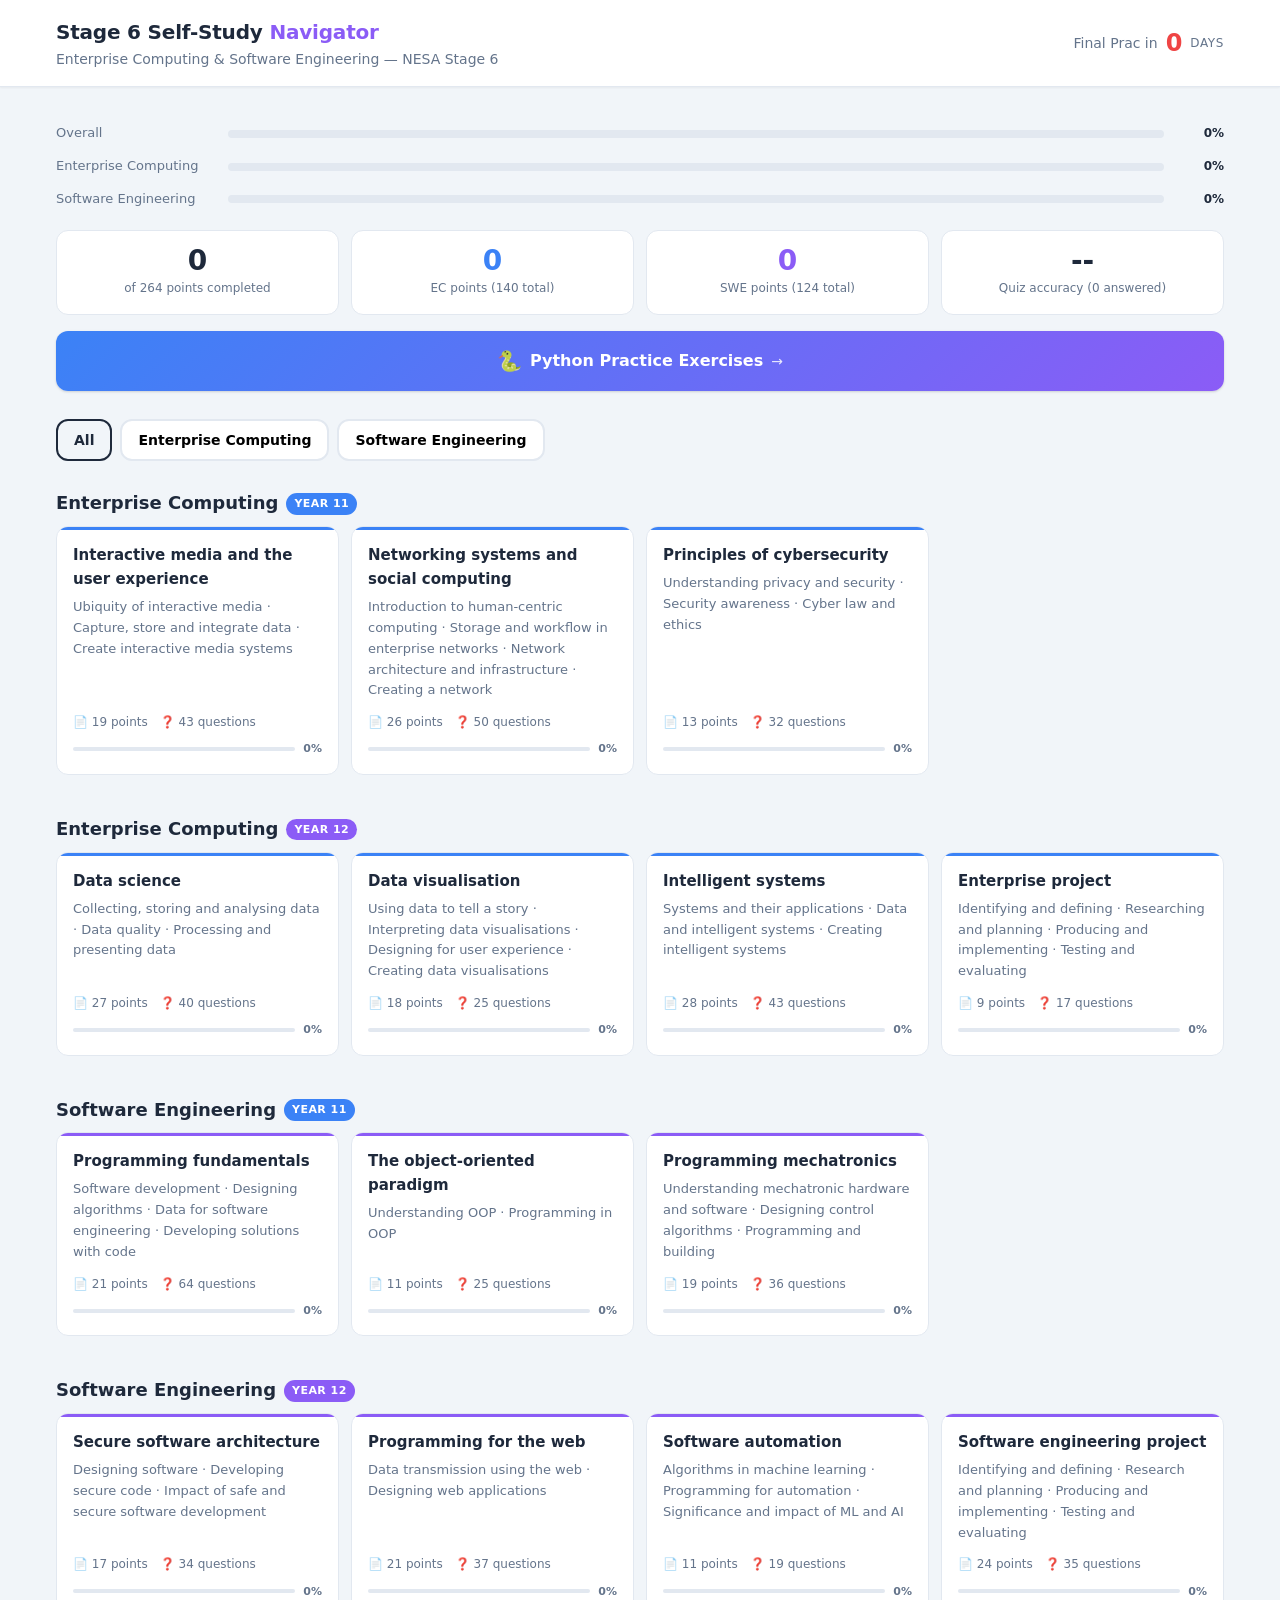
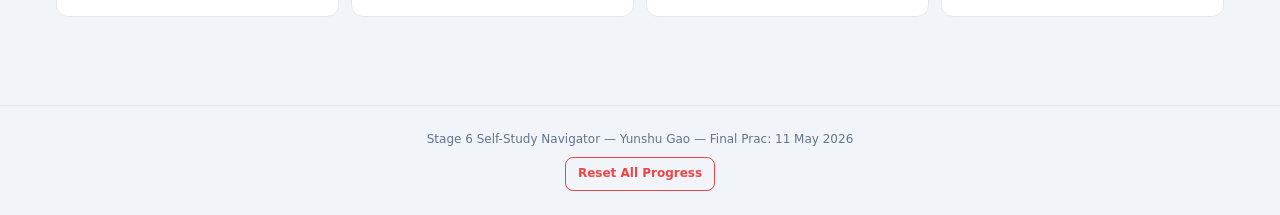
<file: index.html>
<!DOCTYPE html>
<html lang="en">
<head>
<meta charset="UTF-8">
<meta name="viewport" content="width=device-width, initial-scale=1.0">
<title>Stage 6 Self-Study Navigator</title>
<link rel="stylesheet" href="css/style.css">
<style>
  .python-link {
    display: flex;
    align-items: center;
    justify-content: center;
    gap: 0.5rem;
    margin: 1rem 0;
    padding: 0.875rem 1.25rem;
    background: linear-gradient(135deg, #3b82f6 0%, #8b5cf6 100%);
    color: #fff;
    font-weight: 700;
    font-size: 1rem;
    border-radius: var(--radius-lg);
    transition: all var(--transition);
    box-shadow: var(--shadow);
  }
  .python-link:hover { transform: translateY(-2px); box-shadow: var(--shadow-lg); filter: brightness(1.08); }
  .python-link__icon { font-size: 1.25rem; }

  .subject-tab--all.active { border-color: var(--text); background: var(--bg); color: var(--text); }

  .reset-btn {
    padding: 0.375rem 0.75rem;
    border-radius: var(--radius);
    border: 1px solid var(--danger);
    color: var(--danger);
    font-size: 0.75rem;
    font-weight: 600;
    background: transparent;
    cursor: pointer;
    transition: all var(--transition);
  }
  .reset-btn:hover { background: var(--danger); color: #fff; }

  .dashboard-stats {
    display: grid;
    grid-template-columns: repeat(auto-fit, minmax(140px, 1fr));
    gap: 0.75rem;
    margin-bottom: 1rem;
  }
  .stat-card {
    background: var(--card);
    border: 1px solid var(--border);
    border-radius: var(--radius-lg);
    padding: 1rem;
    text-align: center;
  }
  .stat-card__number { font-size: 1.75rem; font-weight: 800; line-height: 1; }
  .stat-card__label { font-size: 0.75rem; color: var(--muted); margin-top: 0.25rem; }
  .stat-card--ec .stat-card__number { color: var(--ec); }
  .stat-card--swe .stat-card__number { color: var(--swe); }
</style>
</head>
<body>

<!-- Header -->
<header class="site-header">
  <div class="container site-header__inner">
    <div>
      <h1 class="site-header__title">Stage 6 Self-Study <span>Navigator</span></h1>
      <p class="site-header__subtitle">Enterprise Computing &amp; Software Engineering — NESA Stage 6</p>
    </div>
    <div class="countdown" id="countdown">
      <span>Final Prac in</span>
      <span class="countdown__number" id="countdown-days">--</span>
      <span class="countdown__label">days</span>
    </div>
  </div>
</header>

<main class="container" style="padding-top: 1rem; padding-bottom: 2rem;">

  <!-- Overall Progress -->
  <section class="progress-section">
    <div class="progress-group">
      <div class="progress-item">
        <span class="progress-item__label">Overall</span>
        <div class="progress-bar"><div class="progress-bar__fill progress-bar__fill--overall" id="prog-overall" style="width:0%"></div></div>
        <span class="progress-item__pct" id="pct-overall">0%</span>
      </div>
      <div class="progress-item">
        <span class="progress-item__label">Enterprise Computing</span>
        <div class="progress-bar"><div class="progress-bar__fill progress-bar__fill--ec" id="prog-ec" style="width:0%"></div></div>
        <span class="progress-item__pct" id="pct-ec">0%</span>
      </div>
      <div class="progress-item">
        <span class="progress-item__label">Software Engineering</span>
        <div class="progress-bar"><div class="progress-bar__fill progress-bar__fill--swe" id="prog-swe" style="width:0%"></div></div>
        <span class="progress-item__pct" id="pct-swe">0%</span>
      </div>
    </div>
  </section>

  <!-- Dashboard Stats -->
  <div class="dashboard-stats" id="dashboard-stats"></div>

  <!-- Python Practice Link -->
  <a href="python.html" class="python-link">
    <span class="python-link__icon">🐍</span>
    Python Practice Exercises
    <span style="font-weight:400; font-size:0.875rem; opacity:0.85;">→</span>
  </a>

  <!-- Filter Tabs -->
  <div class="subject-tabs" id="filter-tabs">
    <button class="subject-tab subject-tab--all active" data-filter="all">All</button>
    <button class="subject-tab subject-tab--ec" data-filter="ec">Enterprise Computing</button>
    <button class="subject-tab subject-tab--swe" data-filter="swe">Software Engineering</button>
  </div>

  <!-- Topic Cards -->
  <div id="topics-container"></div>

</main>

<!-- Footer -->
<footer class="site-footer">
  <div class="container">
    <p>Stage 6 Self-Study Navigator &mdash; Yunshu Gao &mdash; Final Prac: 11 May 2026</p>
    <button class="reset-btn" id="reset-btn" style="margin-top:0.5rem">Reset All Progress</button>
  </div>
</footer>

<script>
(function() {
  'use strict';

  // ─── State ────────────────────────────────────────────────────
  const STORAGE_KEY = 's6_study';
  function loadState() {
    try {
      const raw = localStorage.getItem(STORAGE_KEY);
      if (raw) return JSON.parse(raw);
    } catch(e) {}
    return { completed: {}, quizAnswered: {} };
  }
  function saveState(s) { localStorage.setItem(STORAGE_KEY, JSON.stringify(s)); }
  let state = loadState();

  // ─── Countdown ────────────────────────────────────────────────
  const TARGET = new Date('2026-05-11T00:00:00');
  function updateCountdown() {
    const diff = TARGET - new Date();
    const days = Math.max(0, Math.ceil(diff / 86400000));
    const el = document.getElementById('countdown-days');
    el.textContent = days;
    if (days <= 14) document.getElementById('countdown').classList.add('countdown--urgent');
  }
  updateCountdown();
  setInterval(updateCountdown, 3600000);

  // ─── Data Loading ─────────────────────────────────────────────
  const subjects = [
    { key: 'ec', label: 'Enterprise Computing', years: ['y11','y12'] },
    { key: 'swe', label: 'Software Engineering', years: ['y11','y12'] }
  ];

  const allContent = {};   // { ec_y11: [...], ec_y12: [...], ... }
  const allQuestions = {};

  async function loadData() {
    const fetches = [];
    for (const subj of subjects) {
      for (const yr of subj.years) {
        const k = `${subj.key}_${yr}`;
        fetches.push(
          fetch(`data/${k}_content.json`).then(r => r.json()).then(d => { allContent[k] = d; }),
          fetch(`data/${k}_questions.json`).then(r => r.json()).then(d => { allQuestions[k] = d; })
        );
      }
    }
    await Promise.all(fetches);
    buildDashboard();
  }

  // ─── Sanitise topic name for ID ───────────────────────────────
  function sanitise(s) {
    return s.replace(/[^a-zA-Z0-9]+/g, '_').replace(/^_|_$/g, '');
  }

  // ─── Build content-point ID ───────────────────────────────────
  function cpId(subject, year, topic, idx) {
    return `${subject}-${year}-${sanitise(topic)}_cp${idx}`;
  }

  // ─── Build Dashboard ─────────────────────────────────────────
  function buildDashboard() {
    const container = document.getElementById('topics-container');
    container.innerHTML = '';

    // Group by subject + year → topics
    const groups = [];
    for (const subj of subjects) {
      for (const yr of subj.years) {
        const k = `${subj.key}_${yr}`;
        const content = allContent[k] || [];
        const questions = allQuestions[k] || [];

        // Extract unique topics (preserve order)
        const topicMap = new Map();
        for (const c of content) {
          if (!topicMap.has(c.topic)) {
            topicMap.set(c.topic, { sections: new Set(), cpCount: 0 });
          }
          const info = topicMap.get(c.topic);
          info.sections.add(c.section);
          info.cpCount++;
        }

        // Count questions per topic
        const qCountMap = {};
        for (const q of questions) {
          qCountMap[q.topic] = (qCountMap[q.topic] || 0) + 1;
        }

        groups.push({
          subjectKey: subj.key,
          subjectLabel: subj.label,
          year: yr,
          yearLabel: yr === 'y11' ? 'Year 11' : 'Year 12',
          topics: [...topicMap.entries()].map(([name, info]) => ({
            name,
            sections: [...info.sections],
            cpCount: info.cpCount,
            qCount: qCountMap[name] || 0,
            subjectKey: subj.key,
            year: yr
          }))
        });
      }
    }

    // Render groups
    for (const g of groups) {
      const wrapper = document.createElement('div');
      wrapper.className = `topic-group`;
      wrapper.dataset.subject = g.subjectKey;

      const heading = document.createElement('h2');
      heading.className = 'year-heading';
      heading.innerHTML = `${g.subjectLabel} <span class="year-heading__badge year-heading__badge--${g.year === 'y11' ? 'y11' : 'y12'}">${g.yearLabel}</span>`;
      wrapper.appendChild(heading);

      const grid = document.createElement('div');
      grid.className = 'topics-grid stagger';

      for (const t of g.topics) {
        // Compute progress for this topic
        const k = `${t.subjectKey}_${t.year}`;
        const contentItems = (allContent[k] || []).filter(c => c.topic === t.name);
        let done = 0;
        contentItems.forEach((c, i) => {
          const id = cpId(t.subjectKey, t.year, t.name, i);
          if (state.completed[id]) done++;
        });
        const pct = t.cpCount > 0 ? Math.round(done / t.cpCount * 100) : 0;

        const card = document.createElement('a');
        card.className = `topic-card topic-card--${t.subjectKey}`;
        card.href = `topic.html?subject=${t.subjectKey}&year=${t.year}&topic=${encodeURIComponent(t.name)}`;
        card.innerHTML = `
          <div class="topic-card__title">${t.name}</div>
          <div class="topic-card__sections">${t.sections.join(' · ')}</div>
          <div class="topic-card__stats">
            <span class="topic-card__stat">📄 ${t.cpCount} points</span>
            <span class="topic-card__stat">❓ ${t.qCount} questions</span>
          </div>
          <div class="topic-card__footer">
            <div class="topic-card__progress">
              <div class="topic-card__progress-fill" style="width:${pct}%; background: var(--${t.subjectKey})"></div>
            </div>
            <span class="topic-card__pct">${pct}%</span>
          </div>
        `;
        grid.appendChild(card);
      }

      wrapper.appendChild(grid);
      container.appendChild(wrapper);
    }

    updateProgress();
    applyFilter();
  }

  // ─── Progress Bars ────────────────────────────────────────────
  function updateProgress() {
    let totalAll = 0, doneAll = 0;
    let totalEc = 0, doneEc = 0;
    let totalSwe = 0, doneSwe = 0;

    for (const subj of subjects) {
      for (const yr of subj.years) {
        const k = `${subj.key}_${yr}`;
        const content = allContent[k] || [];
        // Track per-topic index
        const topicIdx = {};
        for (const c of content) {
          if (!topicIdx[c.topic]) topicIdx[c.topic] = 0;
          const id = cpId(subj.key, yr, c.topic, topicIdx[c.topic]);
          topicIdx[c.topic]++;

          totalAll++;
          if (subj.key === 'ec') totalEc++; else totalSwe++;

          if (state.completed[id]) {
            doneAll++;
            if (subj.key === 'ec') doneEc++; else doneSwe++;
          }
        }
      }
    }

    const pctAll = totalAll > 0 ? Math.round(doneAll / totalAll * 100) : 0;
    const pctEc = totalEc > 0 ? Math.round(doneEc / totalEc * 100) : 0;
    const pctSwe = totalSwe > 0 ? Math.round(doneSwe / totalSwe * 100) : 0;

    document.getElementById('prog-overall').style.width = pctAll + '%';
    document.getElementById('pct-overall').textContent = pctAll + '%';
    document.getElementById('prog-ec').style.width = pctEc + '%';
    document.getElementById('pct-ec').textContent = pctEc + '%';
    document.getElementById('prog-swe').style.width = pctSwe + '%';
    document.getElementById('pct-swe').textContent = pctSwe + '%';

    // Stats cards
    const statsEl = document.getElementById('dashboard-stats');
    const totalQuizAnswered = Object.keys(state.quizAnswered).length;
    const quizCorrect = Object.values(state.quizAnswered).filter(v => v === 'correct').length;
    statsEl.innerHTML = `
      <div class="stat-card">
        <div class="stat-card__number">${doneAll}</div>
        <div class="stat-card__label">of ${totalAll} points completed</div>
      </div>
      <div class="stat-card stat-card--ec">
        <div class="stat-card__number">${doneEc}</div>
        <div class="stat-card__label">EC points (${totalEc} total)</div>
      </div>
      <div class="stat-card stat-card--swe">
        <div class="stat-card__number">${doneSwe}</div>
        <div class="stat-card__label">SWE points (${totalSwe} total)</div>
      </div>
      <div class="stat-card">
        <div class="stat-card__number">${totalQuizAnswered > 0 ? Math.round(quizCorrect / totalQuizAnswered * 100) + '%' : '--'}</div>
        <div class="stat-card__label">Quiz accuracy (${totalQuizAnswered} answered)</div>
      </div>
    `;
  }

  // ─── Filter Tabs ──────────────────────────────────────────────
  let activeFilter = 'all';

  function applyFilter() {
    document.querySelectorAll('.topic-group').forEach(g => {
      if (activeFilter === 'all') {
        g.style.display = '';
      } else {
        g.style.display = g.dataset.subject === activeFilter ? '' : 'none';
      }
    });
  }

  document.getElementById('filter-tabs').addEventListener('click', e => {
    const btn = e.target.closest('.subject-tab');
    if (!btn) return;
    document.querySelectorAll('.subject-tab').forEach(b => b.classList.remove('active'));
    btn.classList.add('active');
    activeFilter = btn.dataset.filter;
    applyFilter();
  });

  // ─── Reset ────────────────────────────────────────────────────
  document.getElementById('reset-btn').addEventListener('click', () => {
    if (!confirm('Reset ALL progress? This cannot be undone.')) return;
    state = { completed: {}, quizAnswered: {} };
    saveState(state);
    buildDashboard();
  });

  // ─── Init ─────────────────────────────────────────────────────
  loadData();

})();
</script>
</body>
</html>
</file>
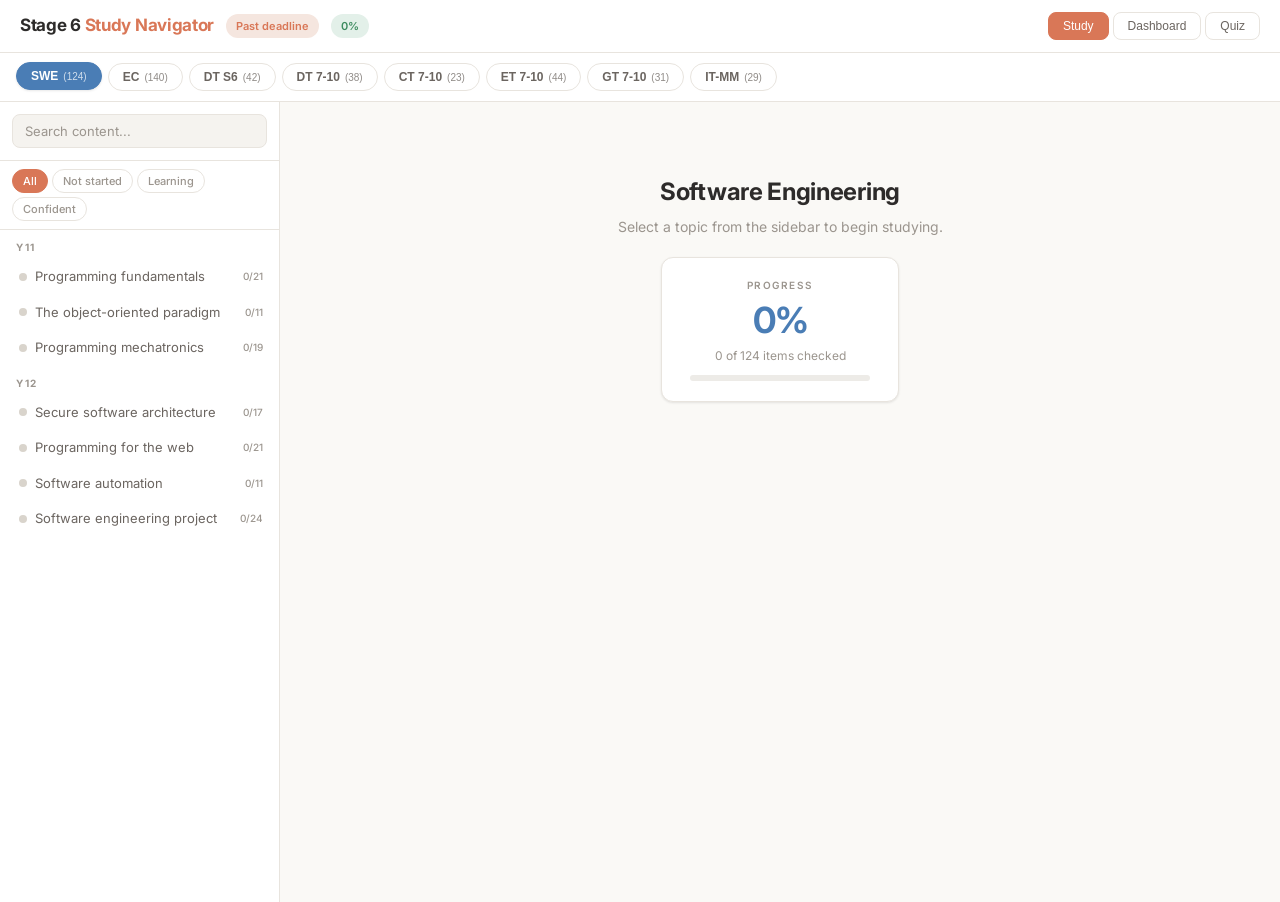
<file: mega-navigator.html>
<!DOCTYPE html>
<html lang="en">
<head>
<meta charset="UTF-8">
<meta name="viewport" content="width=device-width, initial-scale=1.0">
<title>Stage 6 Study Navigator</title>
<style>
/* ═══════════════════════════════════════════════
   Claude Design System — Warm, Clean, Purposeful
   ═══════════════════════════════════════════════ */
@import url('https://fonts.googleapis.com/css2?family=Inter:wght@400;500;600;700&display=swap');
:root {
  --bg: #FAF9F6; --surface: #FFFFFF; --surface2: #F5F3EF; --surface3: #EDEBE7;
  --border: #E8E4DE; --border2: #D9D4CC;
  --text: #2D2B2A; --text2: #6B6560; --text3: #9B958E;
  --accent: #D97757; --accent-light: #F5E6DF; --accent-hover: #C4623F;
  --green: #3D8B5F; --green-light: #E3F0E9;
  --amber: #C49035; --amber-light: #FBF3E0;
  --red: #C7503C; --red-light: #FBEAE7;
  --blue: #4A7DB5; --blue-light: #E6EFF8;
  --purple: #7B61A6; --purple-light: #F0EBF7;
  --cyan: #3A8F9A; --cyan-light: #E2F2F4;
  --pink: #B5567A; --pink-light: #F7E6ED;
  --radius: 12px; --radius-sm: 8px; --radius-xs: 6px;
  --shadow: 0 1px 3px rgba(0,0,0,0.06), 0 1px 2px rgba(0,0,0,0.04);
  --shadow-md: 0 4px 12px rgba(0,0,0,0.08);
}
* { margin:0; padding:0; box-sizing:border-box; }
body { font-family:'Inter',system-ui,-apple-system,sans-serif; background:var(--bg); color:var(--text); min-height:100vh; overflow:hidden; font-size:14px; line-height:1.5; -webkit-font-smoothing:antialiased; }

/* === HEADER === */
.header { background:var(--surface); border-bottom:1px solid var(--border); padding:12px 20px; display:flex; align-items:center; gap:12px; flex-wrap:wrap; z-index:100; }
.header h1 { font-size:17px; font-weight:700; letter-spacing:-0.3px; color:var(--text); }
.header h1 span { color:var(--accent); }
.badge { padding:4px 10px; border-radius:20px; font-size:11px; font-weight:600; }
.badge-deadline { background:var(--accent-light); color:var(--accent); }
.badge-progress { background:var(--green-light); color:var(--green); }
.view-tabs { display:flex; gap:4px; margin-left:auto; }
.view-tab { padding:6px 14px; border-radius:var(--radius-sm); border:1px solid var(--border); background:var(--surface); color:var(--text2); font-size:12px; font-weight:500; cursor:pointer; transition:all .15s; }
.view-tab:hover { border-color:var(--accent); color:var(--accent); background:var(--accent-light); }
.view-tab.active { background:var(--accent); color:#fff; border-color:var(--accent); }

/* === SUBJECT BAR === */
.subject-bar { background:var(--surface); border-bottom:1px solid var(--border); padding:10px 16px; display:flex; gap:6px; flex-wrap:wrap; overflow-x:auto; }
.subject-pill { padding:6px 14px; border-radius:20px; border:1.5px solid var(--border); background:var(--surface); color:var(--text2); font-size:12px; font-weight:600; cursor:pointer; transition:all .2s; white-space:nowrap; display:flex; align-items:center; gap:5px; }
.subject-pill:hover { border-color:var(--text3); color:var(--text); transform:translateY(-1px); }
.subject-pill.active { color:#fff; box-shadow:var(--shadow); transform:translateY(-1px); }
.pill-count { font-size:10px; opacity:0.75; font-weight:500; }

/* === LAYOUT === */
.container { display:flex; height:calc(100vh - 100px); }
.sidebar { width:280px; min-width:240px; background:var(--surface); border-right:1px solid var(--border); overflow-y:auto; flex-shrink:0; display:flex; flex-direction:column; }
.main { flex:1; overflow-y:auto; padding:24px; background:var(--bg); }

/* === SIDEBAR === */
.search-bar { padding:12px; border-bottom:1px solid var(--border); flex-shrink:0; }
.search-bar input { width:100%; padding:8px 12px; background:var(--surface2); border:1px solid var(--border); border-radius:var(--radius-sm); color:var(--text); font-size:13px; font-family:inherit; transition:border-color .15s; }
.search-bar input:focus { outline:none; border-color:var(--accent); box-shadow:0 0 0 3px var(--accent-light); }
.search-bar input::placeholder { color:var(--text3); }

.filter-bar { padding:8px 12px; border-bottom:1px solid var(--border); display:flex; gap:4px; flex-wrap:wrap; flex-shrink:0; }
.filter-btn { padding:4px 10px; border-radius:20px; border:1px solid var(--border); background:var(--surface); color:var(--text3); font-size:11px; font-weight:500; cursor:pointer; transition:all .15s; font-family:inherit; }
.filter-btn:hover { border-color:var(--accent); color:var(--accent); }
.filter-btn.active { background:var(--accent); color:#fff; border-color:var(--accent); }

.sidebar-list { overflow-y:auto; flex:1; }
.sidebar-year { padding:10px 16px 4px; font-size:10px; text-transform:uppercase; letter-spacing:1.5px; color:var(--text3); font-weight:700; }
.sidebar-topic { padding:8px 16px; cursor:pointer; font-size:13px; border-left:3px solid transparent; transition:all .12s; display:flex; align-items:center; gap:8px; color:var(--text2); }
.sidebar-topic:hover { background:var(--surface2); color:var(--text); }
.sidebar-topic.active { background:var(--accent-light); border-left-color:var(--accent); color:var(--accent); font-weight:500; }
.topic-progress { margin-left:auto; font-size:10px; color:var(--text3); white-space:nowrap; font-weight:500; }
.topic-dot { width:8px; height:8px; border-radius:50%; flex-shrink:0; }
.dot-none { background:var(--border2); }
.dot-partial { background:var(--amber); }
.dot-done { background:var(--green); }

/* === CONTENT AREA === */
.topic-header { margin-bottom:20px; }
.topic-header h2 { font-size:22px; font-weight:700; letter-spacing:-0.3px; margin-bottom:4px; }
.topic-header .meta { color:var(--text3); font-size:13px; font-weight:500; }

.section-title { font-size:13px; font-weight:700; margin:20px 0 8px; padding:8px 14px; background:var(--surface); border:1px solid var(--border); border-radius:var(--radius-sm); border-left:3px solid var(--accent); color:var(--text); letter-spacing:-0.1px; }

.dot-point { display:flex; gap:12px; padding:12px 14px; border-radius:var(--radius); margin-bottom:4px; align-items:flex-start; transition:background .1s; }
.dot-point:hover { background:var(--surface); }
.check { width:20px; height:20px; border:2px solid var(--border2); border-radius:var(--radius-xs); cursor:pointer; flex-shrink:0; display:flex; align-items:center; justify-content:center; transition:all .15s; margin-top:2px; font-size:12px; background:var(--surface); }
.check:hover { border-color:var(--accent); }
.check.checked { background:var(--green); border-color:var(--green); color:#fff; }
.dp-content { flex:1; }
.dp-text { font-size:14px; line-height:1.6; color:var(--text); }
.dp-actions { display:flex; gap:6px; margin-top:8px; align-items:center; flex-wrap:wrap; }

/* Confidence buttons */
.confidence { display:flex; gap:3px; }
.conf-btn { width:26px; height:26px; border-radius:var(--radius-xs); border:1.5px solid var(--border); background:var(--surface); cursor:pointer; font-size:10px; font-weight:600; transition:all .15s; font-family:inherit; color:var(--text3); }
.conf-btn:hover { border-color:var(--text3); }
.c1.on { background:var(--red-light); border-color:var(--red); color:var(--red); }
.c2.on { background:var(--amber-light); border-color:var(--amber); color:var(--amber); }
.c3.on { background:var(--green-light); border-color:var(--green); color:var(--green); }

/* Action buttons */
.act-btn { padding:4px 12px; border-radius:20px; font-size:11px; font-weight:600; cursor:pointer; transition:all .15s; font-family:inherit; border:1.5px solid; }
.learn-btn { border-color:var(--accent); color:var(--accent); background:transparent; }
.learn-btn:hover, .learn-btn.open { background:var(--accent); color:#fff; }
.teach-btn { border-color:var(--green); color:var(--green); background:transparent; }
.teach-btn:hover, .teach-btn.open { background:var(--green); color:#fff; }

/* Explanation panels */
.explain-panel { margin-top:10px; padding:16px 18px; background:var(--surface2); border:1px solid var(--border); border-radius:var(--radius); font-size:13px; line-height:1.7; display:none; }
.explain-panel.visible { display:block; animation:fadeIn .2s ease; }
@keyframes fadeIn { from { opacity:0; transform:translateY(-4px); } to { opacity:1; transform:translateY(0); } }
.explain-panel h2 { font-size:17px; margin:14px 0 6px; color:var(--accent); font-weight:700; letter-spacing:-0.2px; }
.explain-panel h3 { font-size:15px; margin:12px 0 4px; color:var(--text); font-weight:600; }
.explain-panel h4 { font-size:13px; margin:10px 0 4px; font-weight:600; }
.explain-panel ul, .explain-panel ol { padding-left:20px; margin:6px 0; }
.explain-panel li { margin:3px 0; }
.explain-panel code { background:var(--surface3); padding:2px 6px; border-radius:4px; font-size:12px; color:var(--accent-hover); }
.explain-panel pre { background:var(--text); color:#FAF9F6; padding:14px; border-radius:var(--radius-sm); overflow-x:auto; margin:8px 0; }
.explain-panel pre code { background:none; padding:0; color:inherit; }
.explain-panel p { margin:6px 0; }
.explain-panel blockquote { border-left:3px solid var(--accent); padding-left:12px; margin:8px 0; color:var(--text2); font-style:italic; }
.explain-panel strong { color:var(--text); font-weight:600; }

/* Note input */
.note-input { width:100%; margin-top:6px; padding:6px 10px; background:var(--surface); border:1px solid var(--border); border-radius:var(--radius-xs); color:var(--text); font-size:12px; font-family:inherit; resize:vertical; min-height:28px; transition:border-color .15s; }
.note-input:focus { outline:none; border-color:var(--accent); box-shadow:0 0 0 3px var(--accent-light); }
.note-input::placeholder { color:var(--text3); }

/* === LOADING / EMPTY STATES === */
.loading { text-align:center; padding:60px 20px; color:var(--text3); font-size:14px; }
.coming-soon { text-align:center; padding:60px 20px; }
.coming-soon h2 { color:var(--text2); font-size:18px; margin-bottom:8px; }
.coming-soon p { color:var(--text3); font-size:13px; }
.no-quiz-msg { text-align:center; padding:60px 20px; }
.no-quiz-msg .icon { font-size:40px; margin-bottom:10px; }
.no-quiz-msg p { color:var(--text3); font-size:13px; }

/* === DASHBOARD === */
.dashboard { display:grid; grid-template-columns:repeat(auto-fill,minmax(220px,1fr)); gap:12px; margin-bottom:16px; }
.dash-card { background:var(--surface); border:1px solid var(--border); border-radius:var(--radius); padding:18px; box-shadow:var(--shadow); }
.dash-card h3 { font-size:11px; text-transform:uppercase; letter-spacing:1px; color:var(--text3); margin-bottom:8px; font-weight:600; }
.dash-card .big { font-size:32px; font-weight:700; letter-spacing:-1px; }
.dash-card .sub { font-size:11px; color:var(--text3); margin-top:2px; }
.pbar { width:100%; height:6px; background:var(--surface3); border-radius:3px; overflow:hidden; margin-top:8px; }
.pfill { height:100%; border-radius:3px; transition:width .5s ease; }
.dash-subject { background:var(--surface); border:1px solid var(--border); border-radius:var(--radius); padding:16px; box-shadow:var(--shadow); transition:all .15s; }
.dash-subject:hover { box-shadow:var(--shadow-md); transform:translateY(-2px); }
.dash-subject h4 { font-size:13px; font-weight:600; margin-bottom:6px; display:flex; align-items:center; gap:6px; }
.color-dot { display:inline-block; width:10px; height:10px; border-radius:50%; }
.conf-summary { display:flex; gap:10px; margin-top:8px; font-size:11px; color:var(--text3); }
.conf-dot { display:inline-block; width:7px; height:7px; border-radius:50%; margin-right:3px; }
.priority-list { display:flex; flex-direction:column; gap:4px; }
.priority-item { display:flex; align-items:center; gap:10px; padding:10px 14px; background:var(--surface); border:1px solid var(--border); border-radius:var(--radius-sm); font-size:13px; transition:all .12s; cursor:pointer; }
.priority-item:hover { background:var(--surface2); }
.priority-rank { width:24px; height:24px; background:var(--accent-light); color:var(--accent); border-radius:50%; display:flex; align-items:center; justify-content:center; font-size:11px; font-weight:700; flex-shrink:0; }

/* === QUIZ === */
.quiz-controls { display:flex; gap:8px; flex-wrap:wrap; margin-bottom:16px; align-items:center; }
.quiz-select { padding:7px 10px; border:1px solid var(--border); border-radius:var(--radius-xs); background:var(--surface); font-size:12px; color:var(--text); font-family:inherit; cursor:pointer; }
.quiz-select:focus { outline:none; border-color:var(--accent); }
.quiz-btn { padding:7px 16px; border-radius:var(--radius-xs); border:1.5px solid var(--border); background:var(--surface); color:var(--text2); font-size:12px; font-weight:600; cursor:pointer; transition:all .15s; font-family:inherit; }
.quiz-btn:hover { border-color:var(--accent); color:var(--accent); }
.quiz-btn.primary { background:var(--accent); color:#fff; border-color:var(--accent); }
.quiz-btn.primary:hover { background:var(--accent-hover); }
.quiz-score { display:inline-flex; align-items:center; gap:10px; background:var(--surface); border:1px solid var(--border); border-radius:var(--radius); padding:12px 20px; margin-bottom:16px; box-shadow:var(--shadow); }
.quiz-score .big { font-size:24px; font-weight:700; }
.quiz-score .sub { font-size:12px; color:var(--text2); }
.quiz-card { background:var(--surface); border:1px solid var(--border); border-radius:var(--radius); padding:18px; margin-bottom:10px; box-shadow:var(--shadow); }
.q-num { font-size:11px; font-weight:600; color:var(--text3); text-transform:uppercase; letter-spacing:0.5px; margin-bottom:6px; display:flex; align-items:center; gap:8px; }
.q-type { padding:2px 8px; border-radius:12px; font-size:10px; font-weight:600; }
.q-type-mc { background:var(--blue-light); color:var(--blue); }
.q-type-tf { background:var(--green-light); color:var(--green); }
.q-type-sa, .q-type-short { background:var(--amber-light); color:var(--amber); }
.q-type-code { background:var(--purple-light); color:var(--purple); }
.q-type-scenario { background:var(--pink-light); color:var(--pink); }
.q-text { font-size:14px; line-height:1.6; margin-bottom:10px; }
.q-options { display:flex; flex-direction:column; gap:5px; }
.q-option { padding:10px 14px; border:1.5px solid var(--border); border-radius:var(--radius-sm); cursor:pointer; font-size:13px; transition:all .12s; background:var(--surface); }
.q-option:hover { border-color:var(--accent); background:var(--accent-light); }
.q-option.selected { border-color:var(--accent); background:var(--accent-light); }
.q-option.correct { border-color:var(--green); background:var(--green-light); color:var(--green); font-weight:600; }
.q-option.wrong { border-color:var(--red); background:var(--red-light); color:var(--red); }
.tf-btns { display:flex; gap:8px; }
.tf-btn { flex:1; padding:10px; border:1.5px solid var(--border); border-radius:var(--radius-sm); background:var(--surface); font-size:13px; font-weight:600; cursor:pointer; transition:all .12s; font-family:inherit; color:var(--text); }
.tf-btn:hover { border-color:var(--accent); }
.tf-btn.selected { border-color:var(--accent); background:var(--accent-light); }
.tf-btn.correct { border-color:var(--green); background:var(--green-light); color:var(--green); }
.tf-btn.wrong { border-color:var(--red); background:var(--red-light); color:var(--red); }
.q-textarea { width:100%; padding:10px; border:1px solid var(--border); border-radius:var(--radius-xs); font-family:inherit; font-size:13px; min-height:60px; resize:vertical; color:var(--text); background:var(--surface); }
.q-textarea:focus { outline:none; border-color:var(--accent); }
.q-answer { margin-top:10px; padding:12px; background:var(--green-light); border:1px solid var(--green); border-radius:var(--radius-sm); display:none; animation:fadeIn .2s ease; }
.q-answer.visible { display:block; }
.q-answer .label { font-size:10px; font-weight:700; text-transform:uppercase; letter-spacing:1px; color:var(--green); margin-bottom:4px; }
.q-answer .text { font-size:13px; color:var(--text); line-height:1.6; }

/* Scrollbar */
::-webkit-scrollbar { width:6px; }
::-webkit-scrollbar-track { background:transparent; }
::-webkit-scrollbar-thumb { background:var(--border2); border-radius:3px; }
::-webkit-scrollbar-thumb:hover { background:var(--text3); }
</style>
</head>
<body>

<div class="header">
  <h1>Stage 6 <span>Study Navigator</span></h1>
  <span class="badge badge-deadline" id="deadlineBadge"></span>
  <span class="badge badge-progress" id="progressBadge">0%</span>
  <div class="view-tabs">
    <button class="view-tab active" onclick="setView('study')">Study</button>
    <button class="view-tab" onclick="setView('dashboard')">Dashboard</button>
    <button class="view-tab" onclick="setView('quiz')">Quiz</button>
  </div>
</div>

<div class="subject-bar" id="subjectBar"></div>

<div class="container">
  <div class="sidebar" id="sidebarEl">
    <div class="search-bar"><input type="text" id="searchInput" placeholder="Search content..." oninput="onSearch(this.value)"></div>
    <div class="filter-bar" id="filterBar">
      <button class="filter-btn active" data-f="all" onclick="setFilter('all',this)">All</button>
      <button class="filter-btn" data-f="todo" onclick="setFilter('todo',this)">Not started</button>
      <button class="filter-btn" data-f="learning" onclick="setFilter('learning',this)">Learning</button>
      <button class="filter-btn" data-f="done" onclick="setFilter('done',this)">Confident</button>
    </div>
    <div class="sidebar-list" id="sidebarList"></div>
  </div>
  <div class="main" id="mainPanel">
    <div class="loading" id="loadingMsg">Loading content...</div>
  </div>
</div>

<script>
const SUBJECTS = [
  { id:'swe', label:'SWE', fullLabel:'Software Engineering', color:'#4A7DB5', hasQuiz:true, years:['Y11','Y12'],
    files:{ content:['swe_y11_content.json','swe_y12_content.json'], explanations:['swe_y11_explanations.json','swe_y12_explanations.json'], questions:['swe_y11_questions.json','swe_y12_questions.json'] }},
  { id:'ec', label:'EC', fullLabel:'Enterprise Computing', color:'#3D8B5F', hasQuiz:true, years:['Y11','Y12'],
    files:{ content:['ec_y11_content.json','ec_y12_content.json'], explanations:['ec_y11_explanations.json','ec_y12_explanations.json'], questions:['ec_y11_questions.json','ec_y12_questions.json'] }},
  { id:'dt_s6', label:'DT S6', fullLabel:'Design Technology HSC', color:'#D97757', hasQuiz:false, years:['S6'],
    files:{ combined:['dt_s6_content.json'] }},
  { id:'dt_710', label:'DT 7-10', fullLabel:'Design & Technology 7-10', color:'#C49035', hasQuiz:false, years:['S4','S5'],
    files:{ combined:['dt_710_content.json'] }},
  { id:'ct_710', label:'CT 7-10', fullLabel:'Computing Technology 7-10', color:'#3A8F9A', hasQuiz:false, years:['S4','S5'],
    files:{ combined:['ct_710_content.json'] }},
  { id:'et_710', label:'ET 7-10', fullLabel:'Engineering Technology 7-10', color:'#C7503C', hasQuiz:false, years:['S4','S5'],
    files:{ combined:['et_710_content.json'] }},
  { id:'gt_710', label:'GT 7-10', fullLabel:'Graphics Technology 7-10', color:'#7B61A6', hasQuiz:false, years:['S4','S5'],
    files:{ combined:['gt_710_content.json'] }},
  { id:'itmm_710', label:'IT-MM', fullLabel:'Industrial Tech Multimedia 7-10', color:'#B5567A', hasQuiz:false, years:['S4','S5'],
    files:{ combined:['itmm_710_content.json'] }},
];

const STORAGE_KEY = 'mega-study-v2';
let state = loadState();
let subjectData = {};
let activeSubject = 'swe';
let activeTopic = null;
let activeView = 'study';
let searchTerm = '';
let activeFilter = 'all';
let quizState = { questions:[], current:0, answered:0, correct:0, revealed:false, subjectFilter:'all', topicFilter:'all' };

function loadState() {
  try { return JSON.parse(localStorage.getItem(STORAGE_KEY)) || { checked:{}, confidence:{}, notes:{}, quizScores:{} }; }
  catch(e) { return { checked:{}, confidence:{}, notes:{}, quizScores:{} }; }
}
function saveState() { localStorage.setItem(STORAGE_KEY, JSON.stringify(state)); }
function itemKey(subjectId, year, topic, section, text) {
  return subjectId + '|' + year + '|' + topic + '|' + (section||'') + '|' + (text||'').substring(0,80);
}

// Markdown renderer
function md(text) {
  if (!text) return '';
  let html = text;
  html = html.replace(/```(\w*)\n?([\s\S]*?)```/g, (m,lang,code) => '<pre><code>' + escHtml(code.trim()) + '</code></pre>');
  let lines = html.split('\n'), out = [], inList = false, listType = '';
  for (let i = 0; i < lines.length; i++) {
    let line = lines[i];
    if (/^####\s/.test(line)) { closeLst(); out.push('<h4>' + inlinemd(line.replace(/^####\s+/,'')) + '</h4>'); continue; }
    if (/^###\s/.test(line)) { closeLst(); out.push('<h3>' + inlinemd(line.replace(/^###\s+/,'')) + '</h3>'); continue; }
    if (/^##\s/.test(line)) { closeLst(); out.push('<h2>' + inlinemd(line.replace(/^##\s+/,'')) + '</h2>'); continue; }
    if (/^#\s/.test(line)) { closeLst(); out.push('<h2>' + inlinemd(line.replace(/^#\s+/,'')) + '</h2>'); continue; }
    if (/^>\s?/.test(line)) { closeLst(); out.push('<blockquote>' + inlinemd(line.replace(/^>\s?/,'')) + '</blockquote>'); continue; }
    if (/^\s*[-*]\s/.test(line)) {
      if (!inList || listType !== 'ul') { closeLst(); out.push('<ul>'); inList = true; listType = 'ul'; }
      out.push('<li>' + inlinemd(line.replace(/^\s*[-*]\s+/,'')) + '</li>'); continue;
    }
    if (/^\s*\d+[.)]\s/.test(line)) {
      if (!inList || listType !== 'ol') { closeLst(); out.push('<ol>'); inList = true; listType = 'ol'; }
      out.push('<li>' + inlinemd(line.replace(/^\s*\d+[.)]\s+/,'')) + '</li>'); continue;
    }
    if (line.trim() === '') { closeLst(); continue; }
    closeLst(); out.push('<p>' + inlinemd(line) + '</p>');
  }
  closeLst();
  return out.join('');
  function closeLst() { if (inList) { out.push(listType==='ul'?'</ul>':'</ol>'); inList=false; listType=''; } }
}
function inlinemd(t) {
  t = t.replace(/`([^`]+)`/g, '<code>$1</code>');
  t = t.replace(/\*\*(.+?)\*\*/g, '<strong>$1</strong>');
  t = t.replace(/\*(.+?)\*/g, '<em>$1</em>');
  t = t.replace(/\[([^\]]+)\]\(([^)]+)\)/g, '<a href="$2" target="_blank" style="color:var(--accent);text-decoration:underline;">$1</a>');
  return t;
}
function escHtml(s) { return s.replace(/&/g,'&amp;').replace(/</g,'&lt;').replace(/>/g,'&gt;'); }

// Data loading
async function fetchJSON(file) {
  try { const r = await fetch("data/" + file); if (!r.ok) return null; return await r.json(); } catch(e) { return null; }
}

async function loadAllData() {
  const promises = SUBJECTS.map(async (subj) => {
    const data = { content:[], explanations:[], questions:[], loaded:false };
    if (subj.files.combined) {
      for (const f of subj.files.combined) {
        const arr = await fetchJSON(f);
        if (arr && arr.length) {
          data.loaded = true;
          for (const item of arr) {
            data.content.push({ year:item.year||'S4', topic:item.topic, section:item.section||'', type:'content',
              text:item.content_text||item.text||'', explanation:item.explanation||'', teaching_example:item.teaching_example||'' });
          }
        }
      }
    } else {
      if (subj.files.content) { for (const f of subj.files.content) { const arr = await fetchJSON(f); if (arr&&arr.length) { data.loaded=true; data.content.push(...arr); } } }
      if (subj.files.explanations) { for (const f of subj.files.explanations) { const arr = await fetchJSON(f); if (arr&&arr.length) data.explanations.push(...arr); } }
      if (subj.files.questions) { for (const f of subj.files.questions) { const arr = await fetchJSON(f); if (arr&&arr.length) data.questions.push(...arr); } }
    }
    subjectData[subj.id] = data;
  });
  await Promise.all(promises);
}

function findExplanation(subjectId, item) {
  if (item.explanation) return { explanation:item.explanation, teaching_example:item.teaching_example||'' };
  const data = subjectData[subjectId];
  if (!data || !data.explanations.length) return null;
  return data.explanations.find(e => e.topic===item.topic && e.section===item.section && (e.content_text||'').trim()===(item.text||'').trim()) || null;
}

function getTopicsForSubject(subjectId) {
  const data = subjectData[subjectId];
  if (!data || !data.content.length) return [];
  const map = new Map();
  for (const item of data.content) {
    const key = item.year + '||' + item.topic;
    if (!map.has(key)) map.set(key, { year:item.year, topic:item.topic, sections:new Map() });
    const t = map.get(key);
    const secKey = item.section || '(General)';
    if (!t.sections.has(secKey)) t.sections.set(secKey, []);
    t.sections.get(secKey).push(item);
  }
  return Array.from(map.values());
}

function getTopicProgress(subjectId, topicObj) {
  let total=0, checked=0, hasConf=0;
  for (const [sec,items] of topicObj.sections) {
    for (const item of items) {
      if (item.type && item.type!=='content') continue;
      total++;
      const key = itemKey(subjectId, item.year, topicObj.topic, item.section, item.text);
      if (state.checked[key]) checked++;
      if (state.confidence[key]) hasConf++;
    }
  }
  if (total===0) return 'none';
  if (checked===total) return 'done';
  if (checked>0 || hasConf>0) return 'partial';
  return 'none';
}

function renderSubjectBar() {
  const bar = document.getElementById('subjectBar');
  bar.innerHTML = SUBJECTS.map(s => {
    const data = subjectData[s.id];
    const count = data ? data.content.length : 0;
    const isActive = s.id === activeSubject;
    return `<button class="subject-pill${isActive?' active':''}" style="${isActive?'background:'+s.color+';border-color:'+s.color+';color:#fff;':''}" onclick="switchSubject('${s.id}')">${s.label}<span class="pill-count">(${count})</span></button>`;
  }).join('');
}

function renderSidebar() {
  const list = document.getElementById('sidebarList');
  const topics = getTopicsForSubject(activeSubject);
  const subj = SUBJECTS.find(s=>s.id===activeSubject);
  if (!topics.length) { list.innerHTML = '<div style="padding:24px;text-align:center;color:var(--text3);font-size:13px;">No content loaded.</div>'; return; }
  const byYear = new Map();
  for (const t of topics) { if (!byYear.has(t.year)) byYear.set(t.year,[]); byYear.get(t.year).push(t); }
  let html = '';
  for (const [year, yearTopics] of byYear) {
    const filtered = yearTopics.filter(t => {
      if (searchTerm) {
        const s = searchTerm.toLowerCase();
        let match = t.topic.toLowerCase().includes(s);
        if (!match) { for (const [sec,items] of t.sections) { for (const item of items) { if ((item.text||'').toLowerCase().includes(s)||(sec||'').toLowerCase().includes(s)) { match=true; break; } } if (match) break; } }
        if (!match) return false;
      }
      if (activeFilter!=='all') {
        const prog = getTopicProgress(activeSubject, t);
        if (activeFilter==='todo' && prog!=='none') return false;
        if (activeFilter==='learning' && prog!=='partial') return false;
        if (activeFilter==='done' && prog!=='done') return false;
      }
      return true;
    });
    if (!filtered.length) continue;
    const yearLabel = year==='S4'?'Stage 4 (Years 7-8)':year==='S5'?'Stage 5 (Years 9-10)':year==='S6'?'Stage 6 (HSC)':year==='Prelim'?'Preliminary':year==='HSC'?'HSC Course':year;
    html += `<div class="sidebar-year">${yearLabel}</div>`;
    for (const t of filtered) {
      const prog = getTopicProgress(activeSubject, t);
      const dotClass = prog==='done'?'dot-done':prog==='partial'?'dot-partial':'dot-none';
      const isActive = activeTopic && activeTopic.year===t.year && activeTopic.topic===t.topic;
      let total=0, checked=0;
      for (const [sec,items] of t.sections) { for (const item of items) { if (!item.type||item.type==='content') { total++; const k=itemKey(activeSubject,item.year,t.topic,item.section,item.text); if (state.checked[k]) checked++; } } }
      html += `<div class="sidebar-topic${isActive?' active':''}" onclick="selectTopic('${t.year}','${escAttr(t.topic)}')">`
        + `<div class="topic-dot ${dotClass}"></div>`
        + `<span style="flex:1;overflow:hidden;text-overflow:ellipsis;white-space:nowrap;">${escHtml(t.topic)}</span>`
        + `<span class="topic-progress">${checked}/${total}</span></div>`;
    }
  }
  list.innerHTML = html || '<div style="padding:24px;text-align:center;color:var(--text3);font-size:13px;">No topics match.</div>';
}

function escAttr(s) { return s.replace(/'/g,"\\'").replace(/"/g,'&quot;'); }

function renderMain() {
  const main = document.getElementById('mainPanel');
  if (activeView==='dashboard') { renderDashboard(); return; }
  if (activeView==='quiz') { renderQuizView(); return; }
  const data = subjectData[activeSubject];
  if (!data || !data.loaded) {
    main.innerHTML = '<div class="coming-soon"><h2>Content Coming Soon</h2><p>JSON files for this subject are still being generated.<br>Reload the page once they are added.</p></div>';
    return;
  }
  if (!activeTopic) {
    const topics = getTopicsForSubject(activeSubject);
    const subj = SUBJECTS.find(s=>s.id===activeSubject);
    let total=0, checked=0;
    for (const t of topics) { for (const [s,items] of t.sections) { for (const item of items) { if (!item.type||item.type==='content') { total++; const k=itemKey(activeSubject,item.year,t.topic,item.section,item.text); if (state.checked[k]) checked++; } } } }
    main.innerHTML = `<div style="text-align:center;padding:48px 24px;"><h2 style="font-size:24px;font-weight:700;letter-spacing:-0.3px;margin-bottom:6px;">${subj.fullLabel}</h2>`
      + `<p style="color:var(--text3);font-size:14px;margin-bottom:20px;">Select a topic from the sidebar to begin studying.</p>`
      + `<div style="display:inline-block;background:var(--surface);border:1px solid var(--border);border-radius:var(--radius);padding:20px 28px;box-shadow:var(--shadow);">`
      + `<div style="font-size:10px;color:var(--text3);text-transform:uppercase;letter-spacing:1.5px;font-weight:600;">Progress</div>`
      + `<div style="font-size:36px;font-weight:700;color:${subj.color};letter-spacing:-1px;">${total?Math.round(checked/total*100):0}%</div>`
      + `<div style="font-size:12px;color:var(--text3);">${checked} of ${total} items checked</div>`
      + `<div class="pbar" style="margin-top:10px;width:180px;"><div class="pfill" style="width:${total?checked/total*100:0}%;background:${subj.color};"></div></div>`
      + `</div></div>`;
    return;
  }
  const subj = SUBJECTS.find(s=>s.id===activeSubject);
  const color = subj ? subj.color : 'var(--accent)';
  const topics = getTopicsForSubject(activeSubject);
  const topicObj = topics.find(t=>t.year===activeTopic.year&&t.topic===activeTopic.topic);
  if (!topicObj) { main.innerHTML='<div class="loading">Topic not found.</div>'; return; }
  let html = `<div class="topic-header"><h2 style="color:${color};">${escHtml(topicObj.topic)}</h2><div class="meta">${subj.fullLabel} &bull; ${topicObj.year}</div></div>`;
  for (const [section,items] of topicObj.sections) {
    html += `<div class="section-title" style="border-left-color:${color};">${escHtml(section)}</div>`;
    for (let idx=0; idx<items.length; idx++) {
      const item = items[idx];
      if (item.type && item.type!=='content') continue;
      const key = itemKey(activeSubject, item.year, topicObj.topic, item.section, item.text);
      const isChecked = state.checked[key];
      const conf = state.confidence[key]||0;
      const note = state.notes[key]||'';
      const explData = findExplanation(activeSubject, item);
      const hasExpl = explData && explData.explanation;
      const hasTeach = explData && explData.teaching_example;
      const dpId = 'dp-'+key.replace(/[^a-zA-Z0-9]/g,'_').substring(0,60)+idx;
      html += `<div class="dot-point" id="${dpId}">`;
      html += `<div class="check${isChecked?' checked':''}" onclick="toggleCheck('${escJS(key)}','${dpId}')">${isChecked?'&#10003;':''}</div>`;
      html += `<div class="dp-content"><div class="dp-text">${escHtml(item.text)}</div><div class="dp-actions">`;
      html += `<div class="confidence">`;
      html += `<button class="conf-btn c1${conf===1?' on':''}" title="Low" onclick="setConf('${escJS(key)}',1,'${dpId}')">1</button>`;
      html += `<button class="conf-btn c2${conf===2?' on':''}" title="Medium" onclick="setConf('${escJS(key)}',2,'${dpId}')">2</button>`;
      html += `<button class="conf-btn c3${conf===3?' on':''}" title="High" onclick="setConf('${escJS(key)}',3,'${dpId}')">3</button></div>`;
      if (hasExpl) html += `<button class="act-btn learn-btn" onclick="togglePanel(this,'learn-${dpId}')">Learn</button>`;
      if (hasTeach) html += `<button class="act-btn teach-btn" onclick="togglePanel(this,'teach-${dpId}')">Teach</button>`;
      html += `</div>`;
      if (hasExpl) html += `<div class="explain-panel" id="learn-${dpId}">${md(explData.explanation)}</div>`;
      if (hasTeach) html += `<div class="explain-panel" id="teach-${dpId}" style="border-left:3px solid var(--green);">${md(explData.teaching_example)}</div>`;
      html += `<textarea class="note-input" placeholder="Add a note..." rows="1" onchange="saveNote('${escJS(key)}',this.value)" onfocus="this.rows=3" onblur="if(!this.value)this.rows=1">${escHtml(note)}</textarea>`;
      html += `</div></div>`;
    }
  }
  if (subj.hasQuiz && data.questions.length) {
    const topicQs = data.questions.filter(q=>q.topic===topicObj.topic);
    if (topicQs.length) {
      html += `<div style="margin-top:24px;padding-top:16px;border-top:1px solid var(--border);">`;
      html += `<h3 style="font-size:15px;color:${color};margin-bottom:12px;font-weight:600;">Quiz Questions (${topicQs.length})</h3>`;
      for (let qi=0; qi<topicQs.length; qi++) html += renderQuestionCard(topicQs[qi],'topic-q-'+qi);
      html += `</div>`;
    }
  }
  main.innerHTML = html;
}

function escJS(s) { return s.replace(/\\/g,'\\\\').replace(/'/g,"\\'").replace(/"/g,'\\"'); }

function toggleCheck(key) { state.checked[key]=!state.checked[key]; saveState(); renderSidebar(); renderMain(); updateProgressBadge(); }
function setConf(key, level) { state.confidence[key]=state.confidence[key]===level?0:level; saveState(); renderSidebar(); renderMain(); }
function saveNote(key, val) { if (val.trim()) state.notes[key]=val.trim(); else delete state.notes[key]; saveState(); }
function togglePanel(btn, panelId) { const p=document.getElementById(panelId); if(!p)return; p.classList.toggle('visible'); btn.classList.toggle('open'); }

function switchSubject(id) { activeSubject=id; activeTopic=null; renderSubjectBar(); renderSidebar(); renderMain(); updateProgressBadge(); }
function selectTopic(year, topic) { activeTopic={year,topic}; renderSidebar(); renderMain(); document.getElementById('mainPanel').scrollTop=0; }
function setView(view) {
  activeView=view;
  document.querySelectorAll('.view-tab').forEach(b=>b.classList.remove('active'));
  document.querySelectorAll('.view-tab').forEach(b=>{ if(b.textContent.toLowerCase().includes(view.substring(0,4))) b.classList.add('active'); });
  renderMain();
}
function onSearch(val) { searchTerm=val.trim(); renderSidebar(); }
function setFilter(f, btn) { activeFilter=f; document.querySelectorAll('.filter-btn').forEach(b=>b.classList.remove('active')); btn.classList.add('active'); renderSidebar(); }

function updateProgressBadge() {
  let total=0,checked=0;
  for (const subj of SUBJECTS) { const d=subjectData[subj.id]; if(!d)continue; for(const item of d.content) { if(item.type&&item.type!=='content')continue; total++; const k=itemKey(subj.id,item.year,item.topic,item.section,item.text); if(state.checked[k])checked++; } }
  document.getElementById('progressBadge').textContent = total?Math.round(checked/total*100)+'%':'0%';
}
function updateDeadline() {
  const deadline=new Date(2026,4,11), now=new Date(), diff=Math.ceil((deadline-now)/(1000*60*60*24));
  const badge=document.getElementById('deadlineBadge');
  if(diff>0)badge.textContent=diff+' days left'; else if(diff===0)badge.textContent='TODAY!'; else badge.textContent='Past deadline';
}

function renderDashboard() {
  const main=document.getElementById('mainPanel');
  const deadline=new Date(2026,4,11), now=new Date(), daysLeft=Math.max(0,Math.ceil((deadline-now)/(1000*60*60*24)));
  let grandTotal=0,grandChecked=0,confCounts={1:0,2:0,3:0,0:0};
  let subjectStats=[];
  for (const subj of SUBJECTS) {
    const data=subjectData[subj.id]; if(!data||!data.content.length) continue;
    let total=0,checked=0,c1=0,c2=0,c3=0,c0=0;
    for (const item of data.content) { if(item.type&&item.type!=='content')continue; total++; const key=itemKey(subj.id,item.year,item.topic,item.section,item.text); if(state.checked[key])checked++; const cv=state.confidence[key]||0; if(cv===1)c1++; else if(cv===2)c2++; else if(cv===3)c3++; else c0++; }
    grandTotal+=total; grandChecked+=checked; confCounts[0]+=c0; confCounts[1]+=c1; confCounts[2]+=c2; confCounts[3]+=c3;
    subjectStats.push({subj,total,checked,c0,c1,c2,c3,pct:total?Math.round(checked/total*100):0,avgConf:total?((c1*1+c2*2+c3*3)/(c1+c2+c3||1)):0});
  }
  const grandPct=grandTotal?Math.round(grandChecked/grandTotal*100):0;
  const priority=[...subjectStats].sort((a,b)=>a.avgConf-b.avgConf||a.pct-b.pct);
  let html='<h2 style="font-size:20px;font-weight:700;letter-spacing:-0.3px;margin-bottom:16px;">Study Dashboard</h2>';
  html+='<div class="dashboard">';
  html+=`<div class="dash-card"><h3>Overall</h3><div class="big" style="color:var(--accent);">${grandPct}%</div><div class="sub">${grandChecked} of ${grandTotal} items</div><div class="pbar"><div class="pfill" style="width:${grandPct}%;background:var(--accent);"></div></div></div>`;
  html+=`<div class="dash-card"><h3>Days Left</h3><div class="big" style="color:${daysLeft<14?'var(--red)':daysLeft<30?'var(--amber)':'var(--green)'};">${daysLeft}</div><div class="sub">${grandTotal-grandChecked} remaining &bull; ~${daysLeft?Math.ceil((grandTotal-grandChecked)/daysLeft):'-'}/day</div></div>`;
  html+=`<div class="dash-card"><h3>Confidence</h3><div style="display:flex;gap:14px;margin-top:8px;">`
    +`<div style="text-align:center;"><div style="font-size:22px;font-weight:700;color:var(--red);">${confCounts[1]}</div><div style="font-size:10px;color:var(--text3);">Low</div></div>`
    +`<div style="text-align:center;"><div style="font-size:22px;font-weight:700;color:var(--amber);">${confCounts[2]}</div><div style="font-size:10px;color:var(--text3);">Med</div></div>`
    +`<div style="text-align:center;"><div style="font-size:22px;font-weight:700;color:var(--green);">${confCounts[3]}</div><div style="font-size:10px;color:var(--text3);">High</div></div>`
    +`<div style="text-align:center;"><div style="font-size:22px;font-weight:700;color:var(--text3);">${confCounts[0]}</div><div style="font-size:10px;color:var(--text3);">--</div></div>`
    +`</div></div>`;
  html+='</div>';
  html+='<h3 style="font-size:14px;font-weight:600;margin:18px 0 10px;">Subjects</h3><div class="dashboard">';
  for (const ss of subjectStats) {
    html+=`<div class="dash-subject" style="cursor:pointer;" onclick="switchSubject('${ss.subj.id}');setView('study');">`
      +`<h4><span class="color-dot" style="background:${ss.subj.color};"></span>${ss.subj.fullLabel}</h4>`
      +`<div style="font-size:24px;font-weight:700;color:${ss.subj.color};letter-spacing:-0.5px;">${ss.pct}%</div>`
      +`<div style="font-size:11px;color:var(--text3);">${ss.checked}/${ss.total}</div>`
      +`<div class="pbar"><div class="pfill" style="width:${ss.pct}%;background:${ss.subj.color};"></div></div>`
      +`<div class="conf-summary"><span><span class="conf-dot" style="background:var(--red);"></span>${ss.c1}</span><span><span class="conf-dot" style="background:var(--amber);"></span>${ss.c2}</span><span><span class="conf-dot" style="background:var(--green);"></span>${ss.c3}</span></div></div>`;
  }
  html+='</div>';
  html+='<h3 style="font-size:14px;font-weight:600;margin:18px 0 10px;">Priority (lowest confidence first)</h3><div class="priority-list">';
  for (let i=0;i<priority.length;i++) {
    const p=priority[i]; const cl=p.avgConf<1.5?'Low':p.avgConf<2.5?'Medium':'High';
    html+=`<div class="priority-item" onclick="switchSubject('${p.subj.id}');setView('study');"><div class="priority-rank">${i+1}</div><span class="color-dot" style="background:${p.subj.color};width:8px;height:8px;"></span><span style="flex:1;">${p.subj.fullLabel}</span><span style="font-size:11px;color:var(--text3);">${p.pct}% &bull; ${cl}</span></div>`;
  }
  html+='</div>';
  main.innerHTML=html;
}

function renderQuizView() {
  const main=document.getElementById('mainPanel');
  const quizSubjects=SUBJECTS.filter(s=>s.hasQuiz&&subjectData[s.id]&&subjectData[s.id].questions.length);
  if (!quizSubjects.length) { main.innerHTML='<div class="no-quiz-msg"><div class="icon">&#128221;</div><p>Quiz mode available for Software Engineering and Enterprise Computing.</p></div>'; return; }
  let html='<h2 style="font-size:20px;font-weight:700;letter-spacing:-0.3px;margin-bottom:14px;">Quiz Mode</h2>';
  html+='<div class="quiz-controls">';
  html+='<select class="quiz-select" id="quizSubjectSel" onchange="quizState.subjectFilter=this.value;quizState.topicFilter=\'all\';renderQuizView();">';
  html+='<option value="all"'+(quizState.subjectFilter==='all'?' selected':'')+'>All Subjects</option>';
  for (const qs of quizSubjects) html+=`<option value="${qs.id}"${quizState.subjectFilter===qs.id?' selected':''}>${qs.fullLabel}</option>`;
  html+='</select>';
  let allTopics=new Set();
  for (const qs of quizSubjects) { if(quizState.subjectFilter!=='all'&&quizState.subjectFilter!==qs.id)continue; for(const q of subjectData[qs.id].questions)allTopics.add(q.topic); }
  html+='<select class="quiz-select" id="quizTopicSel" onchange="quizState.topicFilter=this.value;">';
  html+='<option value="all"'+(quizState.topicFilter==='all'?' selected':'')+'>All Topics</option>';
  for (const t of allTopics) html+=`<option value="${escHtml(t)}"${quizState.topicFilter===t?' selected':''}>${escHtml(t)}</option>`;
  html+='</select>';
  html+='<select class="quiz-select" id="quizCountSel"><option value="5">5 Qs</option><option value="10" selected>10 Qs</option><option value="20">20 Qs</option><option value="50">50 Qs</option></select>';
  html+='<button class="quiz-btn primary" onclick="startQuiz()">Start Quiz</button></div>';
  if (quizState.questions.length&&quizState.answered>0) {
    html+=`<div class="quiz-score"><div class="big" style="color:${quizState.correct/quizState.answered>=0.7?'var(--green)':'var(--amber)'};">${quizState.correct}/${quizState.answered}</div><div class="sub">${Math.round(quizState.correct/quizState.answered*100)}%</div></div>`;
  }
  if (quizState.questions.length) { for (let i=0;i<quizState.questions.length;i++) html+=renderQuizQuestionInteractive(quizState.questions[i],i); }
  main.innerHTML=html;
}

function startQuiz() {
  const subFilt=quizState.subjectFilter, topFilt=document.getElementById('quizTopicSel')?document.getElementById('quizTopicSel').value:'all';
  const count=parseInt(document.getElementById('quizCountSel')?document.getElementById('quizCountSel').value:'10');
  let pool=[];
  for (const qs of SUBJECTS.filter(s=>s.hasQuiz)) { if(subFilt!=='all'&&subFilt!==qs.id)continue; const d=subjectData[qs.id]; if(!d)continue; for(const q of d.questions){if(topFilt!=='all'&&q.topic!==topFilt)continue; pool.push({...q,_subjectId:qs.id});} }
  for (let i=pool.length-1;i>0;i--){const j=Math.floor(Math.random()*(i+1));[pool[i],pool[j]]=[pool[j],pool[i]];}
  quizState.questions=pool.slice(0,count).map(q=>({...q,_answered:false,_userAnswer:null,_correct:false}));
  quizState.answered=0; quizState.correct=0; quizState.topicFilter=topFilt;
  renderQuizView();
}

function renderQuizQuestionInteractive(q, idx) {
  const typeMap={MC:'MC',TF:'TF',SHORT:'SA',SA:'SA',CODE:'Code',SCENARIO:'Scenario'};
  const typeClass={MC:'mc',TF:'tf',SHORT:'short',SA:'sa',CODE:'code',SCENARIO:'scenario'};
  const qType=(q.type||'SA').toUpperCase();
  let html=`<div class="quiz-card" id="quiz-q-${idx}"><div class="q-num">Q${idx+1} <span class="q-type q-type-${(typeClass[qType]||'short').toLowerCase()}">${typeMap[qType]||qType}</span></div><div class="q-text">${escHtml(q.question)}</div>`;
  if (qType==='MC'&&q.options) {
    html+='<div class="q-options">';
    for (let oi=0;oi<q.options.length;oi++) {
      const letter=q.options[oi].charAt(0); let cls='q-option';
      if (q._answered){const cl=(q.answer||'').charAt(0).toUpperCase(); if(letter.toUpperCase()===cl)cls+=' correct'; else if(q._userAnswer===letter.toUpperCase())cls+=' wrong';} else if(q._userAnswer===letter.toUpperCase())cls+=' selected';
      html+=`<div class="${cls}" onclick="answerMC(${idx},'${letter.toUpperCase()}')">${escHtml(q.options[oi])}</div>`;
    }
    html+='</div>';
  } else if (qType==='TF') {
    html+='<div class="tf-btns">';
    const cv=(q.answer||'').toLowerCase().startsWith('true')?'TRUE':'FALSE';
    for (const val of ['TRUE','FALSE']){let cls='tf-btn'; if(q._answered){if(val===cv)cls+=' correct'; else if(q._userAnswer===val)cls+=' wrong';} else if(q._userAnswer===val)cls+=' selected'; html+=`<button class="${cls}" onclick="answerTF(${idx},'${val}')">${val}</button>`;}
    html+='</div>';
  } else {
    html+=`<textarea class="q-textarea" id="quiz-ta-${idx}" placeholder="Type your answer..." ${q._answered?'disabled':''}>${q._userAnswer||''}</textarea>`;
    if(!q._answered) html+=`<button class="quiz-btn" style="margin-top:6px;" onclick="answerSA(${idx})">Reveal Answer</button>`;
  }
  if (q._answered) {
    const ansText=typeof q.answer==='string'?q.answer:JSON.stringify(q.answer);
    html+=`<div class="q-answer visible"><div class="label">Answer</div><div class="text">${escHtml(ansText)}</div>`;
    if(q.explanation)html+=`<div style="margin-top:6px;color:var(--text2);font-size:12px;">${escHtml(q.explanation)}</div>`;
    html+='</div>';
  }
  html+='</div>'; return html;
}

function renderQuestionCard(q, prefix) {
  const typeMap={MC:'MC',TF:'TF',SHORT:'SA',SA:'SA',CODE:'Code',SCENARIO:'Scenario'};
  const typeClass={MC:'mc',TF:'tf',SHORT:'short',SA:'sa',CODE:'code',SCENARIO:'scenario'};
  const qType=(q.type||'SA').toUpperCase();
  let html=`<div class="quiz-card" id="${prefix}"><div class="q-num">${q.id||''} <span class="q-type q-type-${(typeClass[qType]||'short').toLowerCase()}">${typeMap[qType]||qType}</span></div><div class="q-text">${escHtml(q.question)}</div>`;
  if(qType==='MC'&&q.options){html+='<div class="q-options">';for(const opt of q.options)html+=`<div class="q-option" onclick="revealTopicQ(this,'${prefix}')">${escHtml(opt)}</div>`;html+='</div>';}
  const ansText=typeof q.answer==='string'?q.answer:JSON.stringify(q.answer);
  html+=`<div class="q-answer" id="${prefix}-ans"><div class="label">Answer</div><div class="text">${escHtml(ansText)}</div>`;
  if(q.explanation)html+=`<div style="margin-top:4px;color:var(--text2);font-size:12px;">${escHtml(q.explanation)}</div>`;
  html+='</div>';
  if(qType!=='MC') html+=`<button class="quiz-btn" style="margin-top:6px;" onclick="document.getElementById('${prefix}-ans').classList.add('visible')">Reveal</button>`;
  html+='</div>'; return html;
}

function revealTopicQ(el,prefix){document.getElementById(prefix+'-ans').classList.add('visible');}
function answerMC(idx,letter){const q=quizState.questions[idx];if(q._answered)return;q._userAnswer=letter;q._correct=letter===(q.answer||'').charAt(0).toUpperCase();q._answered=true;quizState.answered++;if(q._correct)quizState.correct++;renderQuizView();}
function answerTF(idx,val){const q=quizState.questions[idx];if(q._answered)return;q._userAnswer=val;const cv=(q.answer||'').toLowerCase().startsWith('true')?'TRUE':'FALSE';q._correct=val===cv;q._answered=true;quizState.answered++;if(q._correct)quizState.correct++;renderQuizView();}
function answerSA(idx){const q=quizState.questions[idx];if(q._answered)return;const ta=document.getElementById('quiz-ta-'+idx);q._userAnswer=ta?ta.value:'';q._answered=true;quizState.answered++;renderQuizView();}

async function init() {
  updateDeadline();
  await loadAllData();
  renderSubjectBar();
  renderSidebar();
  renderMain();
  updateProgressBadge();
  document.getElementById('loadingMsg').style.display='none';
}
init();
</script>
</body>
</html>
</file>
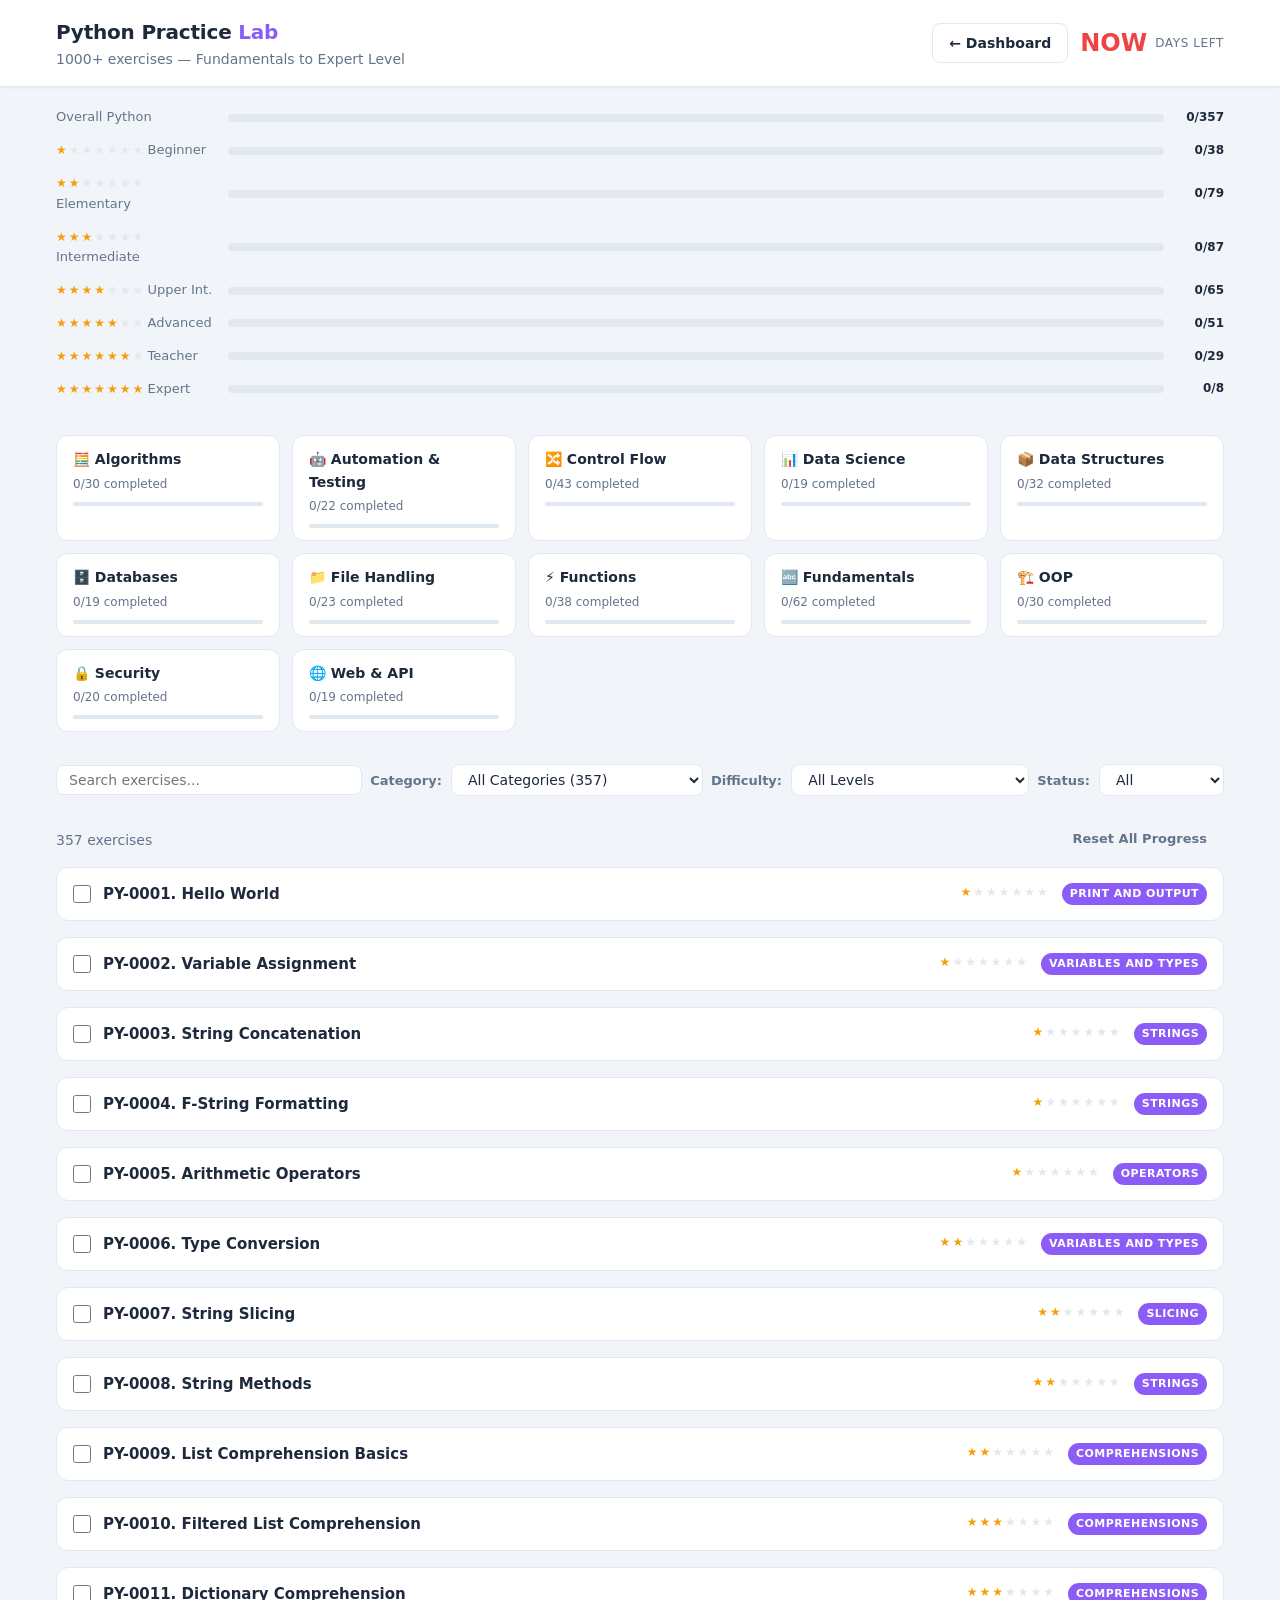
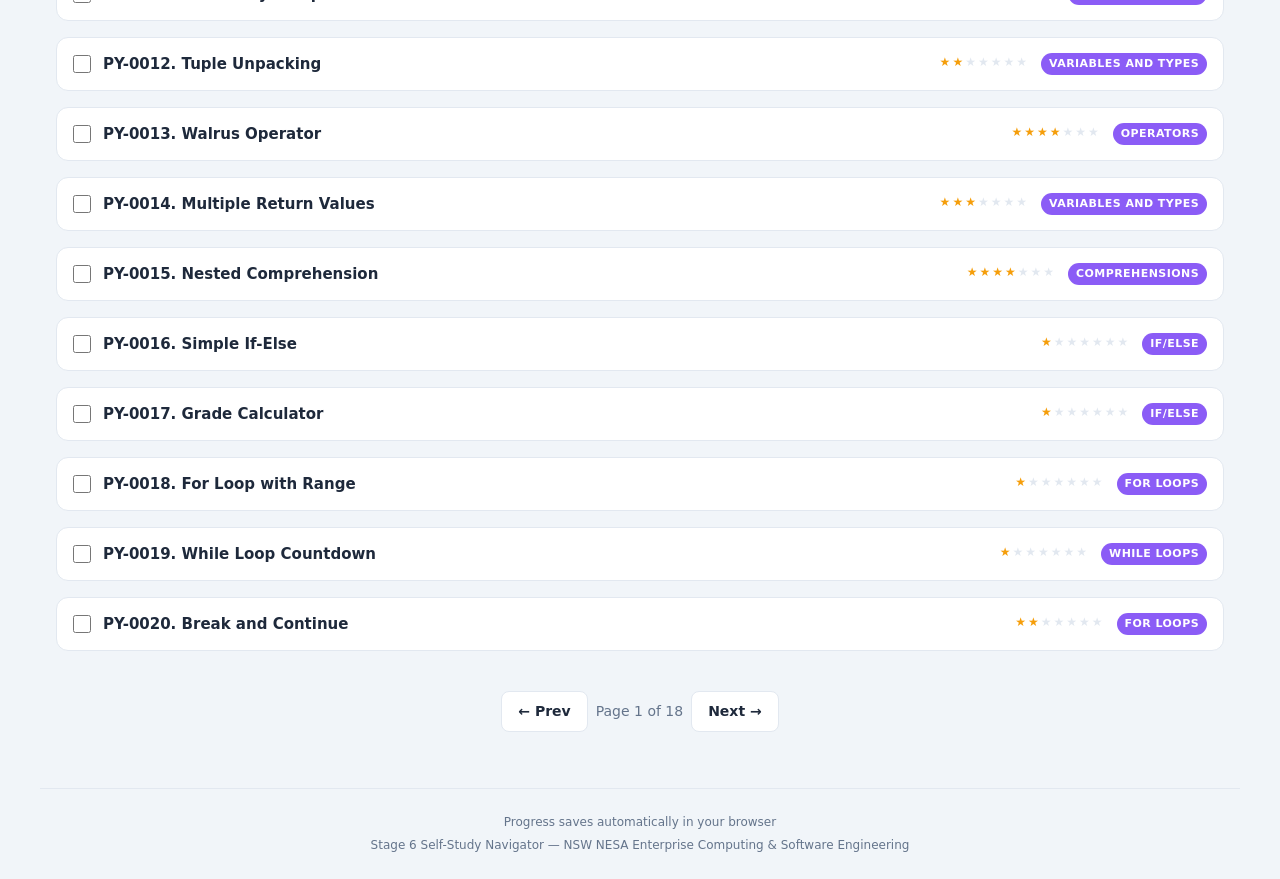
<file: python.html>
<!DOCTYPE html>
<html lang="en">
<head>
<meta charset="UTF-8">
<meta name="viewport" content="width=device-width, initial-scale=1.0">
<title>Python Practice — Stage 6 Self-Study</title>
<link rel="stylesheet" href="css/style.css">
<style>
/* Python page specific styles */
.filter-bar {
  display: flex;
  flex-wrap: wrap;
  gap: 0.5rem;
  padding: 1rem 0;
  align-items: center;
}
.filter-bar label {
  font-size: 0.8125rem;
  font-weight: 600;
  color: var(--muted);
  margin-right: 0.25rem;
}
.filter-bar select {
  padding: 0.375rem 0.75rem;
  border-radius: var(--radius);
  border: 1px solid var(--border);
  background: var(--card);
  color: var(--text);
  font-size: 0.875rem;
  font-family: var(--font);
  cursor: pointer;
}
.filter-bar select:focus {
  outline: none;
  border-color: var(--swe);
  box-shadow: 0 0 0 3px rgba(139, 92, 246, 0.15);
}

.difficulty-stars {
  display: inline-flex;
  gap: 2px;
  font-size: 0.75rem;
}
.difficulty-stars .star { color: var(--border); }
.difficulty-stars .star.filled { color: var(--warning); }

.exercise-card {
  background: var(--card);
  border: 1px solid var(--border);
  border-radius: var(--radius-lg);
  margin-bottom: 1rem;
  overflow: hidden;
  transition: all var(--transition);
}
.exercise-card:hover { box-shadow: var(--shadow-md); }
.exercise-card.completed-exercise { border-left: 4px solid var(--success); }

.exercise-card__header {
  display: flex;
  align-items: center;
  justify-content: space-between;
  padding: 0.875rem 1rem;
  cursor: pointer;
  gap: 0.75rem;
  transition: background var(--transition);
}
.exercise-card__header:hover { background: var(--bg); }

.exercise-card__left {
  display: flex;
  align-items: center;
  gap: 0.75rem;
  flex: 1;
  min-width: 0;
}
.exercise-card__checkbox {
  width: 18px; height: 18px;
  flex-shrink: 0;
  accent-color: var(--success);
  cursor: pointer;
}
.exercise-card__title {
  font-weight: 600;
  font-size: 0.9375rem;
}
.exercise-card__badges {
  display: flex;
  gap: 0.375rem;
  flex-shrink: 0;
}
.exercise-card__body {
  display: none;
  padding: 0 1rem 1rem;
}
.exercise-card__body.visible { display: block; }

.exercise-description {
  font-size: 0.9375rem;
  line-height: 1.6;
  margin-bottom: 1rem;
  padding: 0.75rem;
  background: var(--bg);
  border-radius: var(--radius);
}

.code-area {
  margin-bottom: 1rem;
}
.code-area__label {
  font-size: 0.8125rem;
  font-weight: 600;
  color: var(--muted);
  margin-bottom: 0.375rem;
  text-transform: uppercase;
  letter-spacing: 0.04em;
}
.code-area textarea, .code-area pre {
  width: 100%;
  font-family: 'Cascadia Code', 'Fira Code', 'Consolas', monospace;
  font-size: 0.875rem;
  line-height: 1.6;
  border-radius: var(--radius);
  border: 1px solid var(--border);
  padding: 0.75rem;
  tab-size: 4;
  background: #1e1e2e;
  color: #cdd6f4;
}
.code-area textarea {
  min-height: 120px;
  resize: vertical;
}
.code-area textarea:focus {
  outline: none;
  border-color: var(--swe);
  box-shadow: 0 0 0 3px rgba(139, 92, 246, 0.15);
}
.code-area pre {
  overflow-x: auto;
  white-space: pre-wrap;
  word-break: break-word;
}

.exercise-actions {
  display: flex;
  gap: 0.5rem;
  flex-wrap: wrap;
  margin-bottom: 1rem;
}

.hint-box {
  display: none;
  padding: 0.75rem;
  background: rgba(245, 158, 11, 0.08);
  border-left: 3px solid var(--warning);
  border-radius: 0 var(--radius) var(--radius) 0;
  margin-bottom: 1rem;
  font-size: 0.875rem;
}
.hint-box.visible { display: block; }

.solution-box {
  display: none;
  margin-bottom: 1rem;
}
.solution-box.visible { display: block; }

.explanation-box {
  display: none;
  padding: 0.75rem;
  background: rgba(59, 130, 246, 0.06);
  border-left: 3px solid var(--learn);
  border-radius: 0 var(--radius) var(--radius) 0;
  margin-bottom: 1rem;
  font-size: 0.875rem;
  line-height: 1.7;
}
.explanation-box.visible { display: block; }

.expected-output {
  padding: 0.5rem 0.75rem;
  background: rgba(34, 197, 94, 0.08);
  border-left: 3px solid var(--success);
  border-radius: 0 var(--radius) var(--radius) 0;
  font-size: 0.8125rem;
  font-family: monospace;
  margin-bottom: 1rem;
}

/* Category stats */
.category-grid {
  display: grid;
  grid-template-columns: repeat(auto-fill, minmax(200px, 1fr));
  gap: 0.75rem;
  padding: 1rem 0;
}
.category-card {
  background: var(--card);
  border: 1px solid var(--border);
  border-radius: var(--radius-lg);
  padding: 0.75rem 1rem;
  cursor: pointer;
  transition: all var(--transition);
}
.category-card:hover {
  box-shadow: var(--shadow);
  transform: translateY(-1px);
}
.category-card.active {
  border-color: var(--swe);
  background: var(--swe-light);
}
.category-card__name {
  font-weight: 600;
  font-size: 0.875rem;
  margin-bottom: 0.25rem;
}
.category-card__stats {
  font-size: 0.75rem;
  color: var(--muted);
}
.category-card__bar {
  height: 4px;
  background: var(--border);
  border-radius: 99px;
  overflow: hidden;
  margin-top: 0.5rem;
}
.category-card__bar-fill {
  height: 100%;
  background: var(--swe);
  border-radius: 99px;
  transition: width 0.4s ease;
}

/* Pagination */
.pagination {
  display: flex;
  justify-content: center;
  align-items: center;
  gap: 0.5rem;
  padding: 1.5rem 0;
}
.pagination__info {
  font-size: 0.875rem;
  color: var(--muted);
}

/* Search */
.search-box {
  flex: 1;
  min-width: 200px;
  padding: 0.375rem 0.75rem;
  border-radius: var(--radius);
  border: 1px solid var(--border);
  background: var(--card);
  color: var(--text);
  font-size: 0.875rem;
  font-family: var(--font);
}
.search-box:focus {
  outline: none;
  border-color: var(--swe);
  box-shadow: 0 0 0 3px rgba(139, 92, 246, 0.15);
}

@media (prefers-color-scheme: dark) {
  .code-area textarea, .code-area pre {
    background: #11111b;
    border-color: var(--border);
  }
}
</style>
</head>
<body>

<header class="site-header">
  <div class="container site-header__inner">
    <div>
      <h1 class="site-header__title">Python Practice <span>Lab</span></h1>
      <p class="site-header__subtitle">1000+ exercises — Fundamentals to Expert Level</p>
    </div>
    <div style="display:flex;gap:0.75rem;align-items:center;">
      <a href="index.html" class="btn btn--secondary">← Dashboard</a>
      <div class="countdown" id="countdown">
        <span class="countdown__number" id="countdownNum">--</span>
        <span class="countdown__label">days left</span>
      </div>
    </div>
  </div>
</header>

<div class="container">
  <!-- Overall Python Progress -->
  <section class="progress-section">
    <div class="progress-group" id="pythonProgress"></div>
  </section>

  <!-- Category Overview Grid -->
  <div class="category-grid" id="categoryGrid"></div>

  <!-- Filters -->
  <div class="filter-bar">
    <input type="text" class="search-box" id="searchBox" placeholder="Search exercises..." oninput="applyFilters()">
    <div>
      <label>Category:</label>
      <select id="filterCategory" onchange="applyFilters()">
        <option value="all">All Categories</option>
      </select>
    </div>
    <div>
      <label>Difficulty:</label>
      <select id="filterDifficulty" onchange="applyFilters()">
        <option value="all">All Levels</option>
        <option value="1">★ Beginner</option>
        <option value="2">★★ Elementary</option>
        <option value="3">★★★ Intermediate</option>
        <option value="4">★★★★ Upper Intermediate</option>
        <option value="5">★★★★★ Advanced</option>
        <option value="6">★★★★★★ Teacher Level</option>
        <option value="7">★★★★★★★ Expert</option>
      </select>
    </div>
    <div>
      <label>Status:</label>
      <select id="filterStatus" onchange="applyFilters()">
        <option value="all">All</option>
        <option value="incomplete">Incomplete</option>
        <option value="completed">Completed</option>
      </select>
    </div>
  </div>

  <!-- Exercise Count -->
  <div style="display:flex;justify-content:space-between;align-items:center;padding:0.5rem 0;">
    <span id="exerciseCount" style="font-size:0.875rem;color:var(--muted);"></span>
    <button class="btn btn--ghost" onclick="resetQuizProgress()" style="font-size:0.8125rem;">Reset All Progress</button>
  </div>

  <!-- Exercise List -->
  <div id="exerciseList"></div>

  <!-- Pagination -->
  <div class="pagination" id="pagination"></div>
</div>

<footer class="site-footer container">
  <p>Progress saves automatically in your browser</p>
  <p style="margin-top:0.25rem;">Stage 6 Self-Study Navigator — NSW NESA Enterprise Computing & Software Engineering</p>
</footer>

<script>
// ========== STATE ==========
var state = JSON.parse(localStorage.getItem('s6_study') || '{}');
if (!state.completed) state.completed = {};
if (!state.quizAnswered) state.quizAnswered = {};
if (!state.pyCompleted) state.pyCompleted = {};
if (!state.pyCode) state.pyCode = {};
function saveState() { localStorage.setItem('s6_study', JSON.stringify(state)); }

// ========== DATA ==========
var exercises = [];
var filteredExercises = [];
var currentPage = 1;
var perPage = 20;

var CATEGORY_LABELS = {
  fundamentals: '🔤 Fundamentals',
  control_flow: '🔀 Control Flow',
  functions: '⚡ Functions',
  data_structures: '📦 Data Structures',
  oop: '🏗️ OOP',
  algorithms: '🧮 Algorithms',
  file_handling: '📁 File Handling',
  databases: '🗄️ Databases',
  web_and_api: '🌐 Web & API',
  data_science: '📊 Data Science',
  automation_and_testing: '🤖 Automation & Testing',
  security: '🔒 Security'
};

var DIFFICULTY_LABELS = {
  1: 'Beginner', 2: 'Elementary', 3: 'Intermediate',
  4: 'Upper Int.', 5: 'Advanced', 6: 'Teacher', 7: 'Expert'
};

// ========== COUNTDOWN ==========
function renderCountdown() {
  var today = new Date(); today.setHours(0,0,0,0);
  var deadline = new Date(2026, 4, 11);
  var diff = Math.ceil((deadline - today) / (1000*60*60*24));
  document.getElementById('countdownNum').textContent = diff <= 0 ? 'NOW' : diff;
  if (diff <= 14) document.getElementById('countdown').classList.add('countdown--urgent');
}

// ========== STARS ==========
function renderStars(difficulty) {
  var html = '<span class="difficulty-stars">';
  for (var i = 1; i <= 7; i++) {
    html += '<span class="star' + (i <= difficulty ? ' filled' : '') + '">★</span>';
  }
  html += '</span>';
  return html;
}

// ========== CATEGORY GRID ==========
function renderCategoryGrid() {
  var cats = {};
  exercises.forEach(function(ex) {
    if (!cats[ex.category]) cats[ex.category] = { total: 0, done: 0 };
    cats[ex.category].total++;
    if (state.pyCompleted[ex.id]) cats[ex.category].done++;
  });

  var grid = document.getElementById('categoryGrid');
  var html = '';
  var catFilter = document.getElementById('filterCategory');
  var currentVal = catFilter.value;
  catFilter.innerHTML = '<option value="all">All Categories (' + exercises.length + ')</option>';

  Object.keys(cats).sort().forEach(function(cat) {
    var c = cats[cat];
    var pct = c.total > 0 ? Math.round(c.done / c.total * 100) : 0;
    var label = CATEGORY_LABELS[cat] || cat;

    catFilter.innerHTML += '<option value="' + cat + '">' + label + ' (' + c.total + ')</option>';

    html += '<div class="category-card' + (currentVal === cat ? ' active' : '') + '" onclick="selectCategory(\'' + cat + '\')">'
      + '<div class="category-card__name">' + label + '</div>'
      + '<div class="category-card__stats">' + c.done + '/' + c.total + ' completed</div>'
      + '<div class="category-card__bar"><div class="category-card__bar-fill" style="width:' + pct + '%"></div></div>'
      + '</div>';
  });

  grid.innerHTML = html;
  catFilter.value = currentVal;
}

// ========== PROGRESS ==========
function renderProgress() {
  var total = exercises.length;
  var done = exercises.filter(function(ex) { return state.pyCompleted[ex.id]; }).length;
  var pct = total > 0 ? Math.round(done / total * 100) : 0;

  // By difficulty
  var byDiff = {};
  exercises.forEach(function(ex) {
    if (!byDiff[ex.difficulty]) byDiff[ex.difficulty] = { total: 0, done: 0 };
    byDiff[ex.difficulty].total++;
    if (state.pyCompleted[ex.id]) byDiff[ex.difficulty].done++;
  });

  var container = document.getElementById('pythonProgress');
  var html = '<div class="progress-item"><span class="progress-item__label">Overall Python</span>'
    + '<div class="progress-bar"><div class="progress-bar__fill progress-bar__fill--swe" style="width:' + pct + '%"></div></div>'
    + '<span class="progress-item__pct">' + done + '/' + total + '</span></div>';

  [1,2,3,4,5,6,7].forEach(function(d) {
    if (byDiff[d]) {
      var dp = Math.round(byDiff[d].done / byDiff[d].total * 100);
      html += '<div class="progress-item"><span class="progress-item__label">' + renderStars(d) + ' ' + DIFFICULTY_LABELS[d] + '</span>'
        + '<div class="progress-bar"><div class="progress-bar__fill progress-bar__fill--swe" style="width:' + dp + '%"></div></div>'
        + '<span class="progress-item__pct">' + byDiff[d].done + '/' + byDiff[d].total + '</span></div>';
    }
  });

  container.innerHTML = html;
}

// ========== FILTERS ==========
function selectCategory(cat) {
  document.getElementById('filterCategory').value = cat;
  applyFilters();
}

function applyFilters() {
  var cat = document.getElementById('filterCategory').value;
  var diff = document.getElementById('filterDifficulty').value;
  var status = document.getElementById('filterStatus').value;
  var search = document.getElementById('searchBox').value.toLowerCase().trim();

  filteredExercises = exercises.filter(function(ex) {
    if (cat !== 'all' && ex.category !== cat) return false;
    if (diff !== 'all' && ex.difficulty !== parseInt(diff)) return false;
    if (status === 'completed' && !state.pyCompleted[ex.id]) return false;
    if (status === 'incomplete' && state.pyCompleted[ex.id]) return false;
    if (search && ex.title.toLowerCase().indexOf(search) === -1
        && ex.description.toLowerCase().indexOf(search) === -1
        && ex.category.toLowerCase().indexOf(search) === -1
        && (ex.subcategory || '').toLowerCase().indexOf(search) === -1) return false;
    return true;
  });

  currentPage = 1;
  renderExerciseList();
  renderCategoryGrid();
  document.getElementById('exerciseCount').textContent = filteredExercises.length + ' exercises';
}

// ========== RENDER EXERCISES ==========
function renderExerciseList() {
  var start = (currentPage - 1) * perPage;
  var end = Math.min(start + perPage, filteredExercises.length);
  var pageExercises = filteredExercises.slice(start, end);

  var container = document.getElementById('exerciseList');
  var html = '';

  pageExercises.forEach(function(ex, idx) {
    var isDone = state.pyCompleted[ex.id];
    var globalIdx = start + idx;
    var label = CATEGORY_LABELS[ex.category] || ex.category;
    var savedCode = state.pyCode[ex.id] || ex.starter_code || '';

    html += '<div class="exercise-card' + (isDone ? ' completed-exercise' : '') + '" id="ex-' + ex.id + '">'
      + '<div class="exercise-card__header" onclick="toggleExercise(\'' + ex.id + '\')">'
      +   '<div class="exercise-card__left">'
      +     '<input type="checkbox" class="exercise-card__checkbox"' + (isDone ? ' checked' : '') + ' onclick="event.stopPropagation();toggleComplete(\'' + ex.id + '\', this)">'
      +     '<span class="exercise-card__title">' + ex.id + '. ' + escHtml(ex.title) + '</span>'
      +   '</div>'
      +   '<div class="exercise-card__badges">'
      +     renderStars(ex.difficulty)
      +     '<span class="badge badge--swe" style="margin-left:0.5rem;">' + (ex.subcategory || '').replace(/_/g, ' ') + '</span>'
      +   '</div>'
      + '</div>'
      + '<div class="exercise-card__body" id="body-' + ex.id + '">'
      +   '<div class="exercise-description">' + escHtml(ex.description) + '</div>';

    // Expected output
    if (ex.test_output) {
      html += '<div class="expected-output"><strong>Expected Output:</strong><br>' + escHtml(ex.test_output) + '</div>';
    }

    // Code editor
    html += '<div class="code-area">'
      + '<div class="code-area__label">Your Code</div>'
      + '<textarea id="code-' + ex.id + '" onchange="saveCode(\'' + ex.id + '\', this.value)">' + escHtml(savedCode) + '</textarea>'
      + '</div>';

    // Action buttons
    html += '<div class="exercise-actions">'
      + '<button class="btn btn--secondary" onclick="toggleHint(\'' + ex.id + '\')">💡 Hint</button>'
      + '<button class="btn btn--secondary" onclick="toggleSolution(\'' + ex.id + '\')">👁️ Solution</button>'
      + '<button class="btn btn--secondary" onclick="toggleExplanation(\'' + ex.id + '\')">📖 Explanation</button>'
      + '</div>';

    // Hint
    html += '<div class="hint-box" id="hint-' + ex.id + '">'
      + '<strong>💡 Hint:</strong> ' + escHtml(ex.hint || 'No hint available.')
      + '</div>';

    // Solution
    html += '<div class="solution-box" id="sol-' + ex.id + '">'
      + '<div class="code-area">'
      + '<div class="code-area__label">Solution</div>'
      + '<pre>' + escHtml(ex.solution || 'No solution available.') + '</pre>'
      + '</div></div>';

    // Explanation
    html += '<div class="explanation-box" id="expl-' + ex.id + '">'
      + escHtml(ex.explanation || 'No explanation available.')
      + (ex.syllabus_link ? '<br><br><strong>Syllabus:</strong> ' + escHtml(ex.syllabus_link) : '')
      + '</div>';

    html += '</div></div>'; // close body + card
  });

  container.innerHTML = html;
  renderPagination();
}

// ========== PAGINATION ==========
function renderPagination() {
  var totalPages = Math.ceil(filteredExercises.length / perPage);
  var pag = document.getElementById('pagination');
  if (totalPages <= 1) { pag.innerHTML = ''; return; }

  var html = '<button class="btn btn--secondary" onclick="goPage(' + (currentPage - 1) + ')"' + (currentPage === 1 ? ' disabled' : '') + '>← Prev</button>';
  html += '<span class="pagination__info">Page ' + currentPage + ' of ' + totalPages + '</span>';
  html += '<button class="btn btn--secondary" onclick="goPage(' + (currentPage + 1) + ')"' + (currentPage === totalPages ? ' disabled' : '') + '>Next →</button>';
  pag.innerHTML = html;
}

function goPage(page) {
  var totalPages = Math.ceil(filteredExercises.length / perPage);
  if (page < 1 || page > totalPages) return;
  currentPage = page;
  renderExerciseList();
  window.scrollTo({ top: 0, behavior: 'smooth' });
}

// ========== INTERACTIONS ==========
function toggleExercise(id) {
  var body = document.getElementById('body-' + id);
  body.classList.toggle('visible');
}

function toggleComplete(id, checkbox) {
  if (checkbox.checked) {
    state.pyCompleted[id] = true;
  } else {
    delete state.pyCompleted[id];
  }
  saveState();
  var card = document.getElementById('ex-' + id);
  card.classList.toggle('completed-exercise', checkbox.checked);
  renderProgress();
  renderCategoryGrid();
}

function toggleHint(id) {
  document.getElementById('hint-' + id).classList.toggle('visible');
}

function toggleSolution(id) {
  document.getElementById('sol-' + id).classList.toggle('visible');
}

function toggleExplanation(id) {
  document.getElementById('expl-' + id).classList.toggle('visible');
}

function saveCode(id, code) {
  state.pyCode[id] = code;
  saveState();
}

function resetQuizProgress() {
  if (!confirm('Reset ALL Python exercise progress? This cannot be undone.')) return;
  state.pyCompleted = {};
  state.pyCode = {};
  saveState();
  location.reload();
}

function escHtml(s) {
  return (s || '').replace(/&/g, '&amp;').replace(/</g, '&lt;').replace(/>/g, '&gt;').replace(/"/g, '&quot;');
}

// ========== TAB KEY IN TEXTAREA ==========
document.addEventListener('keydown', function(e) {
  if (e.key === 'Tab' && e.target.tagName === 'TEXTAREA') {
    e.preventDefault();
    var start = e.target.selectionStart;
    var end = e.target.selectionEnd;
    e.target.value = e.target.value.substring(0, start) + '    ' + e.target.value.substring(end);
    e.target.selectionStart = e.target.selectionEnd = start + 4;
  }
});

// ========== INIT ==========
async function init() {
  renderCountdown();

  try {
    var resp = await fetch('data/python_exercises.json');
    exercises = await resp.json();
  } catch (e) {
    document.getElementById('exerciseList').innerHTML = '<p style="color:var(--danger);padding:2rem;text-align:center;">Failed to load exercises. Make sure data/python_exercises.json exists.</p>';
    return;
  }

  filteredExercises = exercises.slice();
  renderProgress();
  renderCategoryGrid();
  renderExerciseList();
  document.getElementById('exerciseCount').textContent = exercises.length + ' exercises';
}

init();
</script>
</body>
</html>
</file>
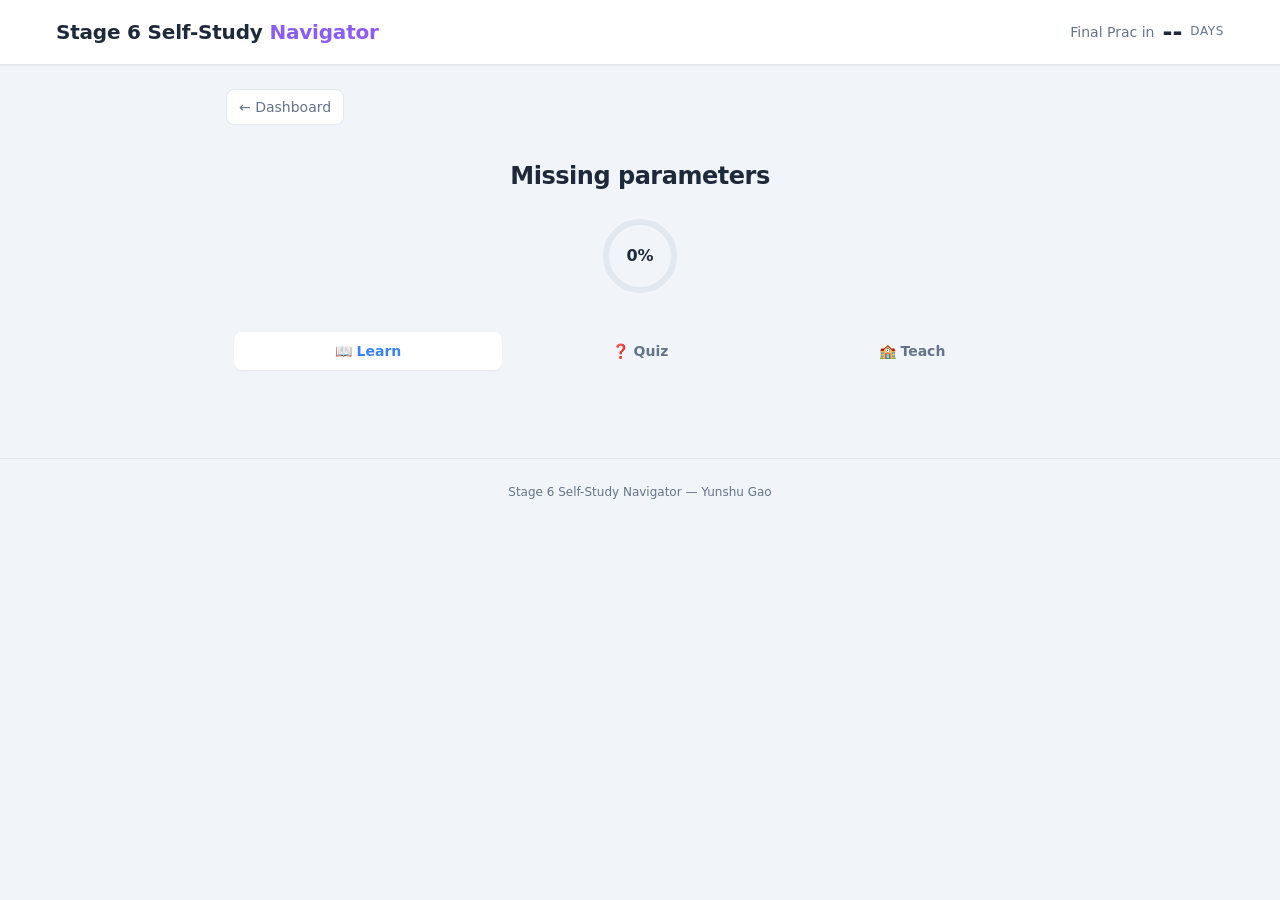
<file: topic.html>
<!DOCTYPE html>
<html lang="en">
<head>
<meta charset="UTF-8">
<meta name="viewport" content="width=device-width, initial-scale=1.0">
<title>Topic — Stage 6 Self-Study Navigator</title>
<link rel="stylesheet" href="css/style.css">
<style>
  .sa-answer-btn, .quiz-reset-btn {
    padding: 0.375rem 0.75rem;
    border-radius: var(--radius);
    font-size: 0.8125rem;
    font-weight: 600;
    cursor: pointer;
    transition: all var(--transition);
  }
  .sa-answer-btn {
    border: 1px solid var(--quiz);
    color: var(--quiz);
    background: transparent;
  }
  .sa-answer-btn:hover { background: var(--quiz); color: #fff; }
  .quiz-reset-btn {
    border: 1px solid var(--danger);
    color: var(--danger);
    background: transparent;
    margin-left: 0.5rem;
  }
  .quiz-reset-btn:hover { background: var(--danger); color: #fff; }

  .sa-answer {
    display: none;
    margin-top: 0.5rem;
    padding: 0.75rem;
    background: rgba(34,197,94,0.06);
    border-left: 3px solid var(--success);
    border-radius: 0 var(--radius) var(--radius) 0;
    font-size: 0.875rem;
    line-height: 1.6;
  }
  .sa-answer.visible { display: block; }

  .teach-card {
    background: var(--card);
    border: 1px solid var(--border);
    border-left: 4px solid var(--teach);
    border-radius: 0 var(--radius-lg) var(--radius-lg) 0;
    padding: 1rem;
    margin-bottom: 1rem;
    transition: box-shadow var(--transition);
  }
  .teach-card:hover { box-shadow: var(--shadow); }
  .teach-card__heading {
    font-size: 0.9375rem;
    font-weight: 700;
    margin-bottom: 0.75rem;
    padding-bottom: 0.5rem;
    border-bottom: 1px solid var(--border);
    line-height: 1.5;
  }

  .section-group-heading {
    font-size: 0.875rem;
    font-weight: 700;
    text-transform: uppercase;
    letter-spacing: 0.04em;
    padding: 0.625rem 0 0.375rem;
    margin-top: 0.75rem;
    color: var(--muted);
    border-bottom: 1px solid var(--border);
  }
  .section-group-heading:first-child { margin-top: 0; }

  .quiz-section-heading {
    font-size: 0.8125rem;
    font-weight: 700;
    color: var(--quiz);
    padding: 0.5rem 0;
    margin-top: 0.75rem;
  }

  .nav-topic-title { font-size: 0.875rem; color: var(--muted); max-width: 120px; overflow: hidden; text-overflow: ellipsis; white-space: nowrap; }

  @media (max-width: 480px) {
    .nav-topic-title { display: none; }
  }
</style>
</head>
<body>

<!-- Header -->
<header class="site-header">
  <div class="container site-header__inner">
    <div>
      <h1 class="site-header__title">Stage 6 Self-Study <span>Navigator</span></h1>
    </div>
    <div class="countdown" id="countdown">
      <span>Final Prac in</span>
      <span class="countdown__number" id="countdown-days">--</span>
      <span class="countdown__label">days</span>
    </div>
  </div>
</header>

<main class="container container--narrow" style="padding-top: 0.75rem; padding-bottom: 2rem;">

  <!-- Navigation -->
  <nav class="topic-nav" id="topic-nav">
    <a href="index.html" class="topic-nav__btn">← Dashboard</a>
    <div style="display:flex; gap:0.5rem; align-items:center;">
      <a href="#" class="topic-nav__btn" id="prev-btn" style="visibility:hidden">← <span class="nav-topic-title" id="prev-label">Prev</span></a>
      <a href="#" class="topic-nav__btn" id="next-btn" style="visibility:hidden"><span class="nav-topic-title" id="next-label">Next</span> →</a>
    </div>
  </nav>

  <!-- Topic Header -->
  <div class="topic-header" id="topic-header">
    <h1 class="topic-header__title" id="topic-title">Loading...</h1>
    <div class="topic-header__meta" id="topic-meta"></div>
    <div class="progress-ring" id="progress-ring">
      <svg class="progress-ring__svg" viewBox="0 0 80 80">
        <circle class="progress-ring__track" cx="40" cy="40" r="34" />
        <circle class="progress-ring__fill" id="ring-fill" cx="40" cy="40" r="34"
          stroke-dasharray="213.628" stroke-dashoffset="213.628" />
      </svg>
      <span class="progress-ring__text" id="ring-text">0%</span>
    </div>
  </div>

  <!-- Mode Tabs -->
  <div class="mode-tabs">
    <button class="mode-tab active" data-mode="learn">📖 Learn</button>
    <button class="mode-tab" data-mode="quiz">❓ Quiz</button>
    <button class="mode-tab" data-mode="teach">🏫 Teach</button>
  </div>

  <!-- Mode Content -->
  <div class="mode-content active" id="mode-learn"></div>
  <div class="mode-content" id="mode-quiz"></div>
  <div class="mode-content" id="mode-teach"></div>

</main>

<footer class="site-footer">
  <div class="container">
    <p>Stage 6 Self-Study Navigator &mdash; Yunshu Gao</p>
  </div>
</footer>

<script>
(function() {
  'use strict';

  // ─── State ────────────────────────────────────────────────────
  const STORAGE_KEY = 's6_study';
  function loadState() {
    try {
      const raw = localStorage.getItem(STORAGE_KEY);
      if (raw) return JSON.parse(raw);
    } catch(e) {}
    return { completed: {}, quizAnswered: {} };
  }
  function saveState(s) { localStorage.setItem(STORAGE_KEY, JSON.stringify(s)); }
  let state = loadState();

  // ─── URL Params ───────────────────────────────────────────────
  const params = new URLSearchParams(window.location.search);
  const SUBJECT = params.get('subject');  // ec or swe
  const YEAR = params.get('year');        // y11 or y12
  const TOPIC = params.get('topic');

  if (!SUBJECT || !YEAR || !TOPIC) {
    document.getElementById('topic-title').textContent = 'Missing parameters';
    return;
  }

  const DATA_KEY = `${SUBJECT}_${YEAR}`;

  // ─── Countdown ────────────────────────────────────────────────
  const TARGET = new Date('2026-05-11T00:00:00');
  function updateCountdown() {
    const diff = TARGET - new Date();
    const days = Math.max(0, Math.ceil(diff / 86400000));
    document.getElementById('countdown-days').textContent = days;
    if (days <= 14) document.getElementById('countdown').classList.add('countdown--urgent');
  }
  updateCountdown();

  // ─── Helpers ──────────────────────────────────────────────────
  function sanitise(s) {
    return s.replace(/[^a-zA-Z0-9]+/g, '_').replace(/^_|_$/g, '');
  }
  function cpId(subject, year, topic, idx) {
    return `${subject}-${year}-${sanitise(topic)}_cp${idx}`;
  }

  // ─── Simple Markdown Renderer ─────────────────────────────────
  function renderMarkdown(md) {
    if (!md) return '';
    let html = md;

    // Code blocks (``` ... ```)
    html = html.replace(/```(\w*)\n([\s\S]*?)```/g, (_, lang, code) => {
      return `<pre style="background:rgba(0,0,0,0.06);padding:0.75rem;border-radius:6px;overflow-x:auto;font-size:0.8125rem;line-height:1.5;margin:0.5rem 0"><code>${escapeHtml(code.trim())}</code></pre>`;
    });

    // Inline code
    html = html.replace(/`([^`]+)`/g, '<code>$1</code>');

    // Split into lines for block-level processing
    const lines = html.split('\n');
    let result = [];
    let inList = false;
    let inOl = false;
    let listItems = [];

    function flushList() {
      if (listItems.length > 0) {
        const tag = inOl ? 'ol' : 'ul';
        result.push(`<${tag}>${listItems.join('')}</${tag}>`);
        listItems = [];
      }
      inList = false;
      inOl = false;
    }

    for (let line of lines) {
      const trimmed = line.trim();

      // Skip empty lines
      if (trimmed === '') {
        flushList();
        continue;
      }

      // Headings
      if (trimmed.startsWith('#### ')) {
        flushList();
        result.push(`<h4>${inlineFormat(trimmed.slice(5))}</h4>`);
        continue;
      }
      if (trimmed.startsWith('### ')) {
        flushList();
        result.push(`<h3>${inlineFormat(trimmed.slice(4))}</h3>`);
        continue;
      }
      if (trimmed.startsWith('## ')) {
        flushList();
        result.push(`<h2>${inlineFormat(trimmed.slice(3))}</h2>`);
        continue;
      }

      // Unordered list
      if (/^[-*]\s+/.test(trimmed)) {
        if (inOl) flushList();
        inList = true;
        listItems.push(`<li>${inlineFormat(trimmed.replace(/^[-*]\s+/, ''))}</li>`);
        continue;
      }

      // Ordered list
      if (/^\d+[.)]\s+/.test(trimmed)) {
        if (inList && !inOl) flushList();
        inOl = true;
        inList = true;
        listItems.push(`<li>${inlineFormat(trimmed.replace(/^\d+[.)]\s+/, ''))}</li>`);
        continue;
      }

      // Blockquote
      if (trimmed.startsWith('> ')) {
        flushList();
        result.push(`<blockquote>${inlineFormat(trimmed.slice(2))}</blockquote>`);
        continue;
      }

      // Paragraph
      flushList();
      result.push(`<p>${inlineFormat(trimmed)}</p>`);
    }
    flushList();

    return result.join('');
  }

  function inlineFormat(s) {
    // Bold
    s = s.replace(/\*\*(.+?)\*\*/g, '<strong>$1</strong>');
    // Italic
    s = s.replace(/\*(.+?)\*/g, '<em>$1</em>');
    // Inline code (already handled above for full md, but catch remaining)
    s = s.replace(/`([^`]+)`/g, '<code>$1</code>');
    return s;
  }

  function escapeHtml(s) {
    return s.replace(/&/g,'&amp;').replace(/</g,'&lt;').replace(/>/g,'&gt;');
  }

  // ─── Data Loading ─────────────────────────────────────────────
  let contentData = [];
  let explanationData = [];
  let questionData = [];
  let allTopics = []; // ordered list of topics for prev/next nav

  async function loadData() {
    const [content, explanations, questions] = await Promise.all([
      fetch(`data/${DATA_KEY}_content.json`).then(r => r.json()),
      fetch(`data/${DATA_KEY}_explanations.json`).then(r => r.json()),
      fetch(`data/${DATA_KEY}_questions.json`).then(r => r.json())
    ]);

    // All content for this subject+year
    const fullContent = content;

    // Build ordered topic list for prev/next navigation
    const seen = new Set();
    for (const c of fullContent) {
      if (!seen.has(c.topic)) {
        seen.add(c.topic);
        allTopics.push(c.topic);
      }
    }

    // Filter for current topic
    contentData = fullContent.filter(c => c.topic === TOPIC);
    explanationData = explanations.filter(e => e.topic === TOPIC);
    questionData = questions.filter(q => q.topic === TOPIC);

    if (contentData.length === 0) {
      document.getElementById('topic-title').textContent = `Topic not found: "${TOPIC}"`;
      return;
    }

    buildHeader();
    buildPrevNext();
    buildLearnMode();
    buildQuizMode();
    buildTeachMode();
    updateProgressRing();
  }

  // ─── Header ───────────────────────────────────────────────────
  function buildHeader() {
    document.title = `${TOPIC} — Stage 6 Study`;
    document.getElementById('topic-title').textContent = TOPIC;

    const subjectLabel = SUBJECT === 'ec' ? 'Enterprise Computing' : 'Software Engineering';
    const yearLabel = YEAR === 'y11' ? 'Year 11' : 'Year 12';
    const meta = document.getElementById('topic-meta');
    meta.innerHTML = `
      <span class="badge badge--${SUBJECT}">${subjectLabel}</span>
      <span class="badge badge--${YEAR}">${yearLabel}</span>
      <span style="font-size:0.8125rem; color:var(--muted)">${contentData.length} content points · ${questionData.length} questions</span>
    `;

    // Set ring colour
    document.getElementById('ring-fill').style.stroke = `var(--${SUBJECT})`;
  }

  // ─── Prev/Next Navigation ────────────────────────────────────
  function buildPrevNext() {
    const idx = allTopics.indexOf(TOPIC);
    if (idx > 0) {
      const prev = allTopics[idx - 1];
      const btn = document.getElementById('prev-btn');
      btn.href = `topic.html?subject=${SUBJECT}&year=${YEAR}&topic=${encodeURIComponent(prev)}`;
      btn.style.visibility = 'visible';
      document.getElementById('prev-label').textContent = prev;
    }
    if (idx < allTopics.length - 1) {
      const next = allTopics[idx + 1];
      const btn = document.getElementById('next-btn');
      btn.href = `topic.html?subject=${SUBJECT}&year=${YEAR}&topic=${encodeURIComponent(next)}`;
      btn.style.visibility = 'visible';
      document.getElementById('next-label').textContent = next;
    }
  }

  // ─── Progress Ring ────────────────────────────────────────────
  function updateProgressRing() {
    const total = contentData.length;
    let done = 0;
    contentData.forEach((c, i) => {
      if (state.completed[cpId(SUBJECT, YEAR, TOPIC, i)]) done++;
    });
    const pct = total > 0 ? Math.round(done / total * 100) : 0;
    const circ = 2 * Math.PI * 34; // ~213.628
    const offset = circ - (pct / 100 * circ);
    document.getElementById('ring-fill').style.strokeDashoffset = offset;
    document.getElementById('ring-text').textContent = pct + '%';
  }

  // ─── LEARN MODE ───────────────────────────────────────────────
  function buildLearnMode() {
    const container = document.getElementById('mode-learn');
    container.innerHTML = '';

    // Group content by section
    const sections = [];
    const sectionMap = new Map();
    for (let i = 0; i < contentData.length; i++) {
      const c = contentData[i];
      if (!sectionMap.has(c.section)) {
        const arr = [];
        sectionMap.set(c.section, arr);
        sections.push({ name: c.section, items: arr });
      }
      sectionMap.get(c.section).push({ ...c, globalIdx: i });
    }

    for (const section of sections) {
      // Section heading
      const heading = document.createElement('div');
      heading.className = `topic-section-heading${SUBJECT === 'swe' ? ' topic-section-heading--swe' : ''}`;
      heading.textContent = section.name;
      container.appendChild(heading);

      for (const item of section.items) {
        const id = cpId(SUBJECT, YEAR, TOPIC, item.globalIdx);
        const isDone = !!state.completed[id];

        // Find matching explanation
        const expl = explanationData.find(e =>
          e.section === item.section && e.content_text === item.text
        );

        const card = document.createElement('div');
        card.className = `content-point${isDone ? ' content-point--done' : ''}`;
        card.innerHTML = `
          <div class="content-point__header">
            <input type="checkbox" class="content-point__checkbox" data-id="${id}" ${isDone ? 'checked' : ''}>
            <span class="content-point__text">${item.text}</span>
            ${expl ? '<button class="content-point__toggle">Show Explanation</button>' : ''}
          </div>
          ${expl ? `
          <div class="content-point__explanation">
            <div class="md-content">${renderMarkdown(expl.explanation)}</div>
            <div class="teaching-callout">
              <div class="teaching-callout__title">🏫 Teaching Example</div>
              <div class="md-content">${renderMarkdown(expl.teaching_example)}</div>
            </div>
          </div>` : ''}
        `;

        // Checkbox toggle
        const cb = card.querySelector('.content-point__checkbox');
        cb.addEventListener('change', () => {
          if (cb.checked) {
            state.completed[id] = true;
            card.classList.add('content-point--done');
          } else {
            delete state.completed[id];
            card.classList.remove('content-point--done');
          }
          saveState(state);
          updateProgressRing();
        });

        // Explanation toggle
        const toggleBtn = card.querySelector('.content-point__toggle');
        if (toggleBtn) {
          const explDiv = card.querySelector('.content-point__explanation');
          toggleBtn.addEventListener('click', () => {
            const showing = explDiv.classList.toggle('visible');
            toggleBtn.textContent = showing ? 'Hide Explanation' : 'Show Explanation';
          });
        }

        container.appendChild(card);
      }
    }
  }

  // ─── QUIZ MODE ────────────────────────────────────────────────
  function buildQuizMode() {
    const container = document.getElementById('mode-quiz');
    container.innerHTML = '';

    if (questionData.length === 0) {
      container.innerHTML = '<p style="color:var(--muted); text-align:center; padding:2rem 0;">No quiz questions available for this topic yet.</p>';
      return;
    }

    // Score summary
    const scoreDiv = document.createElement('div');
    scoreDiv.className = 'quiz-score';
    scoreDiv.id = 'quiz-score';
    container.appendChild(scoreDiv);

    // Reset button
    const resetWrap = document.createElement('div');
    resetWrap.style.textAlign = 'center';
    resetWrap.style.marginBottom = '1rem';
    resetWrap.innerHTML = '<button class="quiz-reset-btn" id="quiz-reset">Reset Quiz</button>';
    container.appendChild(resetWrap);

    // Group by section
    let currentSection = '';

    questionData.forEach((q, qIdx) => {
      if (q.section !== currentSection) {
        currentSection = q.section;
        const sh = document.createElement('div');
        sh.className = 'quiz-section-heading';
        sh.textContent = currentSection;
        container.appendChild(sh);
      }

      const qDiv = document.createElement('div');
      qDiv.className = 'quiz-question';
      qDiv.dataset.qid = q.id;

      const typeLabel = q.type === 'MC' ? 'Multiple Choice'
        : q.type === 'TF' ? 'True / False'
        : q.type === 'SHORT' ? 'Short Answer'
        : 'Scenario';

      let bodyHtml = `
        <div class="quiz-question__header">
          <span class="quiz-question__type">${typeLabel}</span>
          <span class="quiz-question__num">Q${qIdx + 1}</span>
        </div>
        <div class="quiz-question__text">${q.question}</div>
      `;

      if (q.type === 'MC') {
        bodyHtml += '<div class="quiz-options">';
        for (const opt of q.options) {
          bodyHtml += `<button class="quiz-option" data-value="${opt.charAt(0)}">${opt}</button>`;
        }
        bodyHtml += '</div>';
      } else if (q.type === 'TF') {
        bodyHtml += `
          <div class="tf-buttons">
            <button class="tf-btn tf-btn--true" data-value="True">True</button>
            <button class="tf-btn tf-btn--false" data-value="False">False</button>
          </div>
        `;
      } else {
        // SHORT or SCENARIO
        bodyHtml += `<button class="sa-answer-btn">Show Answer</button>`;
        bodyHtml += `<div class="sa-answer"><strong>Answer:</strong> ${q.answer}</div>`;
      }

      bodyHtml += `<div class="quiz-explanation">${q.explanation || ''}</div>`;
      qDiv.innerHTML = bodyHtml;

      // Wire up interactions
      if (q.type === 'MC') {
        const prevAnswer = state.quizAnswered[q.id];
        const options = qDiv.querySelectorAll('.quiz-option');
        const explEl = qDiv.querySelector('.quiz-explanation');

        if (prevAnswer) {
          // Already answered — restore state
          restoreMC(options, q.answer, prevAnswer === 'correct', explEl);
        }

        options.forEach(btn => {
          btn.addEventListener('click', () => {
            if (btn.disabled) return;
            const chosen = btn.dataset.value;
            const correctLetter = q.answer.charAt(0);
            const isCorrect = chosen === correctLetter;

            state.quizAnswered[q.id] = isCorrect ? 'correct' : 'wrong';
            saveState(state);

            options.forEach(o => {
              o.disabled = true;
              if (o.dataset.value === correctLetter) {
                o.classList.add('quiz-option--correct');
              } else if (o === btn && !isCorrect) {
                o.classList.add('quiz-option--wrong');
              } else {
                o.classList.add('quiz-option--dimmed');
              }
            });
            explEl.classList.add('visible');
            updateQuizScore();
          });
        });
      } else if (q.type === 'TF') {
        const tfBtns = qDiv.querySelectorAll('.tf-btn');
        const explEl = qDiv.querySelector('.quiz-explanation');
        const prevAnswer = state.quizAnswered[q.id];

        // Determine correct TF answer
        const correctTF = q.answer.toLowerCase().startsWith('true') ? 'True' : 'False';

        if (prevAnswer) {
          restoreTF(tfBtns, correctTF, prevAnswer === 'correct', explEl);
        }

        tfBtns.forEach(btn => {
          btn.addEventListener('click', () => {
            if (btn.disabled) return;
            const chosen = btn.dataset.value;
            const isCorrect = chosen === correctTF;

            state.quizAnswered[q.id] = isCorrect ? 'correct' : 'wrong';
            saveState(state);

            tfBtns.forEach(b => {
              b.disabled = true;
              if (b.dataset.value === correctTF) {
                b.style.background = 'rgba(34,197,94,0.15)';
                b.style.borderColor = 'var(--success)';
                b.style.color = '#16a34a';
              } else if (b === btn && !isCorrect) {
                b.style.background = 'rgba(239,68,68,0.15)';
                b.style.borderColor = 'var(--danger)';
                b.style.color = '#dc2626';
              }
            });
            explEl.classList.add('visible');
            updateQuizScore();
          });
        });
      } else {
        // SHORT / SCENARIO
        const showBtn = qDiv.querySelector('.sa-answer-btn');
        const ansDiv = qDiv.querySelector('.sa-answer');
        showBtn.addEventListener('click', () => {
          ansDiv.classList.toggle('visible');
          showBtn.textContent = ansDiv.classList.contains('visible') ? 'Hide Answer' : 'Show Answer';
        });
      }

      container.appendChild(qDiv);
    });

    // Quiz reset
    document.getElementById('quiz-reset').addEventListener('click', () => {
      if (!confirm('Reset all quiz answers for this topic?')) return;
      questionData.forEach(q => { delete state.quizAnswered[q.id]; });
      saveState(state);
      buildQuizMode();
      updateQuizScore();
    });

    updateQuizScore();
  }

  function restoreMC(options, correctAnswer, wasCorrect, explEl) {
    const correctLetter = correctAnswer.charAt(0);
    options.forEach(o => {
      o.disabled = true;
      if (o.dataset.value === correctLetter) {
        o.classList.add('quiz-option--correct');
      } else {
        o.classList.add('quiz-option--dimmed');
      }
    });
    if (!wasCorrect) {
      // We don't know which was picked, just show correct
    }
    explEl.classList.add('visible');
  }

  function restoreTF(btns, correctTF, wasCorrect, explEl) {
    btns.forEach(b => {
      b.disabled = true;
      if (b.dataset.value === correctTF) {
        b.style.background = 'rgba(34,197,94,0.15)';
        b.style.borderColor = 'var(--success)';
        b.style.color = '#16a34a';
      }
    });
    explEl.classList.add('visible');
  }

  function updateQuizScore() {
    const scoreEl = document.getElementById('quiz-score');
    if (!scoreEl) return;

    const gradable = questionData.filter(q => q.type === 'MC' || q.type === 'TF');
    let answered = 0, correct = 0;
    for (const q of gradable) {
      const result = state.quizAnswered[q.id];
      if (result) {
        answered++;
        if (result === 'correct') correct++;
      }
    }

    scoreEl.innerHTML = `
      <div class="quiz-score__number">${correct} / ${gradable.length}</div>
      <div class="quiz-score__label">${answered} of ${gradable.length} answered · ${questionData.length} total questions (incl. short answer)</div>
    `;
  }

  // ─── TEACH MODE ───────────────────────────────────────────────
  function buildTeachMode() {
    const container = document.getElementById('mode-teach');
    container.innerHTML = '';

    if (explanationData.length === 0) {
      container.innerHTML = '<p style="color:var(--muted); text-align:center; padding:2rem 0;">No teaching examples available for this topic yet.</p>';
      return;
    }

    // Group by section
    const sections = [];
    const sectionMap = new Map();
    for (const e of explanationData) {
      if (!sectionMap.has(e.section)) {
        const arr = [];
        sectionMap.set(e.section, arr);
        sections.push({ name: e.section, items: arr });
      }
      sectionMap.get(e.section).push(e);
    }

    for (const section of sections) {
      const heading = document.createElement('div');
      heading.className = 'section-group-heading';
      heading.textContent = section.name;
      container.appendChild(heading);

      for (const e of section.items) {
        const card = document.createElement('div');
        card.className = 'teach-card';
        card.innerHTML = `
          <div class="teach-card__heading">${e.content_text}</div>
          <div class="teaching-callout" style="margin-top:0; border-left-width:0; background:transparent; padding:0;">
            <div class="md-content">${renderMarkdown(e.teaching_example)}</div>
          </div>
        `;
        container.appendChild(card);
      }
    }
  }

  // ─── Mode Tabs ────────────────────────────────────────────────
  document.querySelectorAll('.mode-tab').forEach(tab => {
    tab.addEventListener('click', () => {
      document.querySelectorAll('.mode-tab').forEach(t => t.classList.remove('active'));
      document.querySelectorAll('.mode-content').forEach(c => c.classList.remove('active'));
      tab.classList.add('active');
      document.getElementById('mode-' + tab.dataset.mode).classList.add('active');
    });
  });

  // ─── Init ─────────────────────────────────────────────────────
  loadData();

})();
</script>
</body>
</html>
</file>
<file: css/style.css>
/* ============================================================
   Stage 6 Self-Study Navigator — Stylesheet
   Enterprise Computing & Software Engineering
   Adapted from PTE Study Planner design system
   ============================================================ */

/* ----------------------------------------------------------
   0. CSS Custom Properties
   ---------------------------------------------------------- */
:root {
  --bg: #f1f5f9;
  --card: #fff;
  --text: #1e293b;
  --muted: #64748b;
  --border: #e2e8f0;

  /* Subject palette */
  --ec: #3b82f6;
  --ec-light: rgba(59, 130, 246, 0.08);
  --swe: #8b5cf6;
  --swe-light: rgba(139, 92, 246, 0.08);

  /* Status palette */
  --success: #22c55e;
  --warning: #f59e0b;
  --danger: #ef4444;
  --info: #06b6d4;

  /* Section palette */
  --learn: #3b82f6;
  --quiz: #f59e0b;
  --teach: #22c55e;

  --radius: 8px;
  --radius-lg: 12px;
  --shadow-sm: 0 1px 2px rgba(0,0,0,0.05);
  --shadow: 0 1px 3px rgba(0,0,0,0.1), 0 1px 2px rgba(0,0,0,0.06);
  --shadow-md: 0 4px 6px rgba(0,0,0,0.07), 0 2px 4px rgba(0,0,0,0.06);
  --shadow-lg: 0 10px 15px rgba(0,0,0,0.1), 0 4px 6px rgba(0,0,0,0.05);
  --transition: 0.2s ease;
  --font: 'Segoe UI', system-ui, -apple-system, sans-serif;
}

/* ----------------------------------------------------------
   1. Reset & Base
   ---------------------------------------------------------- */
*, *::before, *::after { box-sizing: border-box; margin: 0; padding: 0; }
html { font-size: 16px; -webkit-text-size-adjust: 100%; scroll-behavior: smooth; }
body { font-family: var(--font); color: var(--text); background: var(--bg); line-height: 1.6; min-height: 100vh; }
a { color: inherit; text-decoration: none; }
button { font: inherit; cursor: pointer; border: none; background: none; }
ul, ol { list-style: none; }
img, svg { display: block; max-width: 100%; }

.container { width: 100%; max-width: 1200px; margin-inline: auto; padding-inline: 1rem; }
.container--narrow { max-width: 860px; }

/* ----------------------------------------------------------
   2. Site Header
   ---------------------------------------------------------- */
.site-header {
  background: var(--card);
  border-bottom: 1px solid var(--border);
  padding: 1rem 0;
  position: sticky;
  top: 0;
  z-index: 100;
  box-shadow: var(--shadow-sm);
}

.site-header__inner {
  display: flex;
  align-items: center;
  justify-content: space-between;
  flex-wrap: wrap;
  gap: 0.75rem;
}

.site-header__title {
  font-size: 1.25rem;
  font-weight: 700;
  letter-spacing: -0.01em;
}

.site-header__title span { color: var(--swe); }
.site-header__subtitle { color: var(--muted); font-size: 0.875rem; }

/* Countdown */
.countdown {
  display: flex;
  align-items: center;
  gap: 0.5rem;
  font-size: 0.875rem;
  color: var(--muted);
}
.countdown__number {
  font-weight: 700;
  font-size: 1.5rem;
  color: var(--text);
  line-height: 1;
}
.countdown__label {
  font-size: 0.75rem;
  text-transform: uppercase;
  letter-spacing: 0.05em;
}
.countdown--urgent .countdown__number { color: var(--danger); }

/* ----------------------------------------------------------
   3. Subject Badges / Tabs
   ---------------------------------------------------------- */
.subject-tabs {
  display: flex;
  gap: 0.5rem;
  padding: 0.75rem 0;
  flex-wrap: wrap;
}

.subject-tab {
  display: inline-flex;
  align-items: center;
  gap: 0.5rem;
  padding: 0.5rem 1rem;
  border-radius: var(--radius-lg);
  font-weight: 600;
  font-size: 0.875rem;
  border: 2px solid var(--border);
  background: var(--card);
  cursor: pointer;
  transition: all var(--transition);
}
.subject-tab:hover { transform: translateY(-1px); box-shadow: var(--shadow); }
.subject-tab--ec.active { border-color: var(--ec); background: var(--ec-light); color: var(--ec); }
.subject-tab--swe.active { border-color: var(--swe); background: var(--swe-light); color: var(--swe); }

/* ----------------------------------------------------------
   4. Progress Section
   ---------------------------------------------------------- */
.progress-section { padding: 1.25rem 0; }
.progress-group { display: grid; gap: 0.75rem; }
.progress-item {
  display: grid;
  grid-template-columns: 160px 1fr 48px;
  align-items: center;
  gap: 0.75rem;
}
.progress-item__label { font-size: 0.8125rem; font-weight: 500; color: var(--muted); }
.progress-bar {
  height: 8px;
  background: var(--border);
  border-radius: 99px;
  overflow: hidden;
}
.progress-bar__fill {
  height: 100%;
  border-radius: 99px;
  transition: width 0.6s cubic-bezier(0.22, 1, 0.36, 1);
}
.progress-bar__fill--ec { background: var(--ec); }
.progress-bar__fill--swe { background: var(--swe); }
.progress-bar__fill--overall { background: linear-gradient(90deg, var(--ec), var(--swe)); }
.progress-item__pct { font-size: 0.75rem; font-weight: 600; text-align: right; }

/* ----------------------------------------------------------
   5. Topic Cards Grid
   ---------------------------------------------------------- */
.year-heading {
  font-size: 1.125rem;
  font-weight: 700;
  padding: 1rem 0 0.5rem;
  display: flex;
  align-items: center;
  gap: 0.5rem;
}
.year-heading__badge {
  display: inline-block;
  font-size: 0.6875rem;
  font-weight: 600;
  text-transform: uppercase;
  letter-spacing: 0.04em;
  padding: 0.125rem 0.5rem;
  border-radius: 99px;
  color: #fff;
}
.year-heading__badge--y11 { background: var(--ec); }
.year-heading__badge--y12 { background: var(--swe); }

.topics-grid {
  display: grid;
  grid-template-columns: repeat(auto-fill, minmax(280px, 1fr));
  gap: 0.75rem;
  padding-bottom: 1.5rem;
}

.topic-card {
  background: var(--card);
  border: 1px solid var(--border);
  border-radius: var(--radius-lg);
  padding: 1rem;
  cursor: pointer;
  transition: all var(--transition);
  display: flex;
  flex-direction: column;
  position: relative;
  overflow: hidden;
}
.topic-card::before {
  content: '';
  position: absolute;
  top: 0; left: 0; right: 0;
  height: 3px;
  border-radius: var(--radius-lg) var(--radius-lg) 0 0;
}
.topic-card--ec::before { background: var(--ec); }
.topic-card--swe::before { background: var(--swe); }

.topic-card:hover {
  box-shadow: var(--shadow-md);
  transform: translateY(-2px);
  border-color: transparent;
}

.topic-card__title { font-size: 0.9375rem; font-weight: 700; margin-bottom: 0.375rem; }
.topic-card__sections {
  font-size: 0.8125rem;
  color: var(--muted);
  margin-bottom: 0.75rem;
  flex: 1;
}
.topic-card__stats {
  display: flex;
  gap: 0.75rem;
  font-size: 0.75rem;
  color: var(--muted);
  margin-bottom: 0.5rem;
}
.topic-card__stat { display: flex; align-items: center; gap: 0.25rem; }
.topic-card__footer {
  display: flex;
  align-items: center;
  justify-content: space-between;
  gap: 0.5rem;
}
.topic-card__progress {
  flex: 1;
  height: 4px;
  background: var(--border);
  border-radius: 99px;
  overflow: hidden;
}
.topic-card__progress-fill {
  height: 100%;
  border-radius: 99px;
  transition: width 0.4s ease;
}
.topic-card__pct {
  font-size: 0.6875rem;
  font-weight: 600;
  color: var(--muted);
  white-space: nowrap;
}

/* ----------------------------------------------------------
   6. Topic Detail Page — Navigation
   ---------------------------------------------------------- */
.topic-nav {
  display: flex;
  align-items: center;
  justify-content: space-between;
  gap: 0.5rem;
  padding: 0.75rem 0;
}
.topic-nav__btn {
  display: inline-flex;
  align-items: center;
  gap: 0.375rem;
  font-size: 0.875rem;
  font-weight: 500;
  color: var(--muted);
  padding: 0.375rem 0.75rem;
  border-radius: var(--radius);
  border: 1px solid var(--border);
  background: var(--card);
  transition: all var(--transition);
}
.topic-nav__btn:hover { color: var(--text); border-color: var(--text); box-shadow: var(--shadow-sm); }

/* ----------------------------------------------------------
   7. Topic Header
   ---------------------------------------------------------- */
.topic-header { text-align: center; padding: 1.25rem 0 1rem; }
.topic-header__title {
  font-size: 1.5rem;
  font-weight: 800;
  letter-spacing: -0.02em;
  margin-bottom: 0.5rem;
}
.topic-header__meta {
  display: flex;
  align-items: center;
  justify-content: center;
  flex-wrap: wrap;
  gap: 0.75rem;
}

/* Progress ring */
.progress-ring {
  display: flex;
  align-items: center;
  justify-content: center;
  margin: 0.75rem auto;
  position: relative;
  width: 80px; height: 80px;
}
.progress-ring__svg { transform: rotate(-90deg); width: 80px; height: 80px; }
.progress-ring__track { fill: none; stroke: var(--border); stroke-width: 6; }
.progress-ring__fill {
  fill: none;
  stroke-width: 6;
  stroke-linecap: round;
  transition: stroke-dashoffset 0.8s cubic-bezier(0.22, 1, 0.36, 1);
}
.progress-ring__text {
  position: absolute;
  inset: 0;
  display: flex;
  align-items: center;
  justify-content: center;
  font-size: 1rem;
  font-weight: 700;
}

/* Badge */
.badge {
  display: inline-block;
  font-size: 0.6875rem;
  font-weight: 600;
  text-transform: uppercase;
  letter-spacing: 0.04em;
  padding: 0.125rem 0.5rem;
  border-radius: 99px;
  color: #fff;
}
.badge--ec { background: var(--ec); }
.badge--swe { background: var(--swe); }
.badge--learn { background: var(--learn); }
.badge--quiz { background: var(--quiz); }
.badge--teach { background: var(--teach); }
.badge--y11 { background: var(--ec); }
.badge--y12 { background: var(--swe); }

/* ----------------------------------------------------------
   8. Collapsible Sections
   ---------------------------------------------------------- */
.section {
  background: var(--card);
  border: 1px solid var(--border);
  border-radius: var(--radius-lg);
  margin-bottom: 1rem;
  overflow: hidden;
  transition: box-shadow var(--transition);
}
.section:hover { box-shadow: var(--shadow-sm); }
.section[open] { box-shadow: var(--shadow); }

.section__header {
  display: flex;
  align-items: center;
  gap: 0.625rem;
  padding: 0.875rem 1rem;
  font-size: 1rem;
  font-weight: 700;
  cursor: pointer;
  user-select: none;
  list-style: none;
  transition: background var(--transition);
}
.section__header::-webkit-details-marker { display: none; }
.section__header::marker { content: ''; }
.section__header:hover { background: var(--bg); }

.section__chevron {
  width: 20px; height: 20px;
  flex-shrink: 0;
  transition: transform 0.25s ease;
  color: var(--muted);
  font-size: 0.75rem;
}
.section[open] > .section__header .section__chevron { transform: rotate(90deg); }

.section__indicator {
  width: 4px;
  height: 24px;
  border-radius: 2px;
  flex-shrink: 0;
}
.section__indicator--learn { background: var(--learn); }
.section__indicator--quiz { background: var(--quiz); }
.section__indicator--teach { background: var(--teach); }
.section__indicator--ec { background: var(--ec); }
.section__indicator--swe { background: var(--swe); }

.section__body { padding: 0 1rem 1rem; }

/* Learn section left border */
.section--learn { border-left: 4px solid var(--learn); }
.section--learn > .section__header { background: rgba(59, 130, 246, 0.04); }

.section--quiz { border-left: 4px solid var(--quiz); }
.section--quiz > .section__header { background: rgba(245, 158, 11, 0.04); }

.section--teach { border-left: 4px solid var(--teach); }
.section--teach > .section__header { background: rgba(34, 197, 94, 0.04); }

/* ----------------------------------------------------------
   9. Content Point Cards
   ---------------------------------------------------------- */
.content-point {
  padding: 0.75rem;
  border-radius: var(--radius);
  border: 1px solid var(--border);
  margin-bottom: 0.75rem;
  transition: all var(--transition);
}
.content-point:hover { border-color: var(--learn); box-shadow: var(--shadow-sm); }

.content-point__header {
  display: flex;
  align-items: flex-start;
  gap: 0.625rem;
  cursor: pointer;
}
.content-point__checkbox {
  width: 18px; height: 18px;
  flex-shrink: 0;
  margin-top: 2px;
  cursor: pointer;
  accent-color: var(--success);
}
.content-point__text {
  font-size: 0.9375rem;
  font-weight: 600;
  line-height: 1.5;
  flex: 1;
}
.content-point--done .content-point__text {
  text-decoration: line-through;
  opacity: 0.5;
}
.content-point__toggle {
  font-size: 0.75rem;
  color: var(--learn);
  font-weight: 600;
  padding: 0.25rem 0.5rem;
  border-radius: var(--radius);
  border: 1px solid var(--learn);
  background: rgba(59, 130, 246, 0.06);
  white-space: nowrap;
  transition: all var(--transition);
}
.content-point__toggle:hover { background: var(--learn); color: #fff; }

.content-point__explanation {
  display: none;
  margin-top: 0.75rem;
  padding: 1rem;
  background: var(--bg);
  border-radius: var(--radius);
  font-size: 0.875rem;
  line-height: 1.8;
}
.content-point__explanation.visible { display: block; }

.content-point__explanation h2 {
  font-size: 1.0625rem;
  font-weight: 700;
  margin-bottom: 0.75rem;
  color: var(--text);
}
.content-point__explanation h3 {
  font-size: 0.9375rem;
  font-weight: 600;
  margin: 1rem 0 0.5rem;
  color: var(--learn);
}
.content-point__explanation p { margin-bottom: 0.75rem; }
.content-point__explanation ul, .content-point__explanation ol {
  padding-left: 1.25rem;
  margin-bottom: 0.75rem;
  list-style: disc;
}
.content-point__explanation li {
  margin-bottom: 0.375rem;
  list-style: inherit;
}
.content-point__explanation strong { color: var(--text); font-weight: 600; }
.content-point__explanation code {
  background: rgba(139, 92, 246, 0.1);
  padding: 0.125rem 0.375rem;
  border-radius: 4px;
  font-size: 0.8125rem;
}

/* Teaching example callout */
.teaching-callout {
  background: rgba(34, 197, 94, 0.06);
  border-left: 4px solid var(--teach);
  border-radius: 0 var(--radius) var(--radius) 0;
  padding: 0.875rem 1rem;
  margin-top: 0.75rem;
  font-size: 0.875rem;
  line-height: 1.7;
}
.teaching-callout__title {
  font-weight: 700;
  color: var(--teach);
  margin-bottom: 0.25rem;
  font-size: 0.8125rem;
  text-transform: uppercase;
  letter-spacing: 0.04em;
}
.teaching-callout h3 {
  font-size: 0.9375rem;
  font-weight: 600;
  margin: 0.75rem 0 0.375rem;
  color: var(--teach);
}
.teaching-callout p { margin-bottom: 0.5rem; }
.teaching-callout ul, .teaching-callout ol {
  padding-left: 1.25rem;
  margin-bottom: 0.5rem;
  list-style: disc;
}
.teaching-callout li { margin-bottom: 0.25rem; list-style: inherit; }

/* ----------------------------------------------------------
   10. Quiz Section
   ---------------------------------------------------------- */
.quiz-question {
  margin-bottom: 1rem;
  padding: 0.75rem;
  border-radius: var(--radius);
  border: 1px solid var(--border);
  background: var(--card);
}
.quiz-question__header {
  display: flex;
  justify-content: space-between;
  align-items: center;
  margin-bottom: 0.5rem;
}
.quiz-question__type {
  font-size: 0.6875rem;
  font-weight: 600;
  text-transform: uppercase;
  color: var(--quiz);
}
.quiz-question__num {
  font-size: 0.75rem;
  color: var(--muted);
}
.quiz-question__text {
  font-weight: 600;
  font-size: 0.9375rem;
  margin-bottom: 0.75rem;
  line-height: 1.5;
}

.quiz-option {
  display: block;
  width: 100%;
  text-align: left;
  padding: 0.5rem 0.75rem;
  margin-bottom: 0.25rem;
  border-radius: 0.375rem;
  border: 1px solid var(--border);
  background: var(--card);
  color: var(--text);
  cursor: pointer;
  font-size: 0.875rem;
  transition: all var(--transition);
}
.quiz-option:hover:not(:disabled) {
  border-color: var(--quiz);
  background: rgba(245, 158, 11, 0.06);
}
.quiz-option:disabled { cursor: default; }
.quiz-option--correct {
  background: rgba(34, 197, 94, 0.15) !important;
  border-color: var(--success) !important;
  color: #16a34a !important;
}
.quiz-option--wrong {
  background: rgba(239, 68, 68, 0.15) !important;
  border-color: var(--danger) !important;
  color: #dc2626 !important;
  text-decoration: line-through;
}
.quiz-option--dimmed { opacity: 0.4; }

.quiz-explanation {
  display: none;
  margin-top: 0.5rem;
  padding: 0.5rem 0.75rem;
  border-radius: 0.375rem;
  background: rgba(59, 130, 246, 0.08);
  border-left: 3px solid var(--learn);
  font-size: 0.8125rem;
  line-height: 1.6;
}
.quiz-explanation.visible { display: block; }

/* TF buttons */
.tf-buttons { display: flex; gap: 0.5rem; margin-bottom: 0.5rem; }
.tf-btn {
  flex: 1;
  padding: 0.625rem;
  border-radius: var(--radius);
  border: 1px solid var(--border);
  font-weight: 600;
  font-size: 0.875rem;
  background: var(--card);
  cursor: pointer;
  transition: all var(--transition);
}
.tf-btn:hover:not(:disabled) { border-color: var(--quiz); }
.tf-btn--true:hover:not(:disabled) { background: rgba(34, 197, 94, 0.08); }
.tf-btn--false:hover:not(:disabled) { background: rgba(239, 68, 68, 0.08); }

/* Quiz score summary */
.quiz-score {
  text-align: center;
  padding: 1rem;
  margin-bottom: 1rem;
  background: var(--card);
  border: 1px solid var(--border);
  border-radius: var(--radius-lg);
}
.quiz-score__number { font-size: 2rem; font-weight: 800; }
.quiz-score__label { font-size: 0.875rem; color: var(--muted); }

/* ----------------------------------------------------------
   11. Section Tabs (Learn / Quiz / Teach)
   ---------------------------------------------------------- */
.mode-tabs {
  display: flex;
  gap: 0.25rem;
  padding: 0.5rem;
  background: var(--bg);
  border-radius: var(--radius-lg);
  margin-bottom: 1rem;
}
.mode-tab {
  flex: 1;
  padding: 0.5rem 0.75rem;
  border-radius: var(--radius);
  font-size: 0.875rem;
  font-weight: 600;
  text-align: center;
  cursor: pointer;
  transition: all var(--transition);
  border: none;
  background: transparent;
  color: var(--muted);
}
.mode-tab:hover { color: var(--text); background: var(--card); }
.mode-tab.active { background: var(--card); color: var(--text); box-shadow: var(--shadow-sm); }
.mode-tab.active[data-mode="learn"] { color: var(--learn); }
.mode-tab.active[data-mode="quiz"] { color: var(--quiz); }
.mode-tab.active[data-mode="teach"] { color: var(--teach); }

.mode-content { display: none; }
.mode-content.active { display: block; }

/* ----------------------------------------------------------
   12. Buttons
   ---------------------------------------------------------- */
.btn {
  display: inline-flex;
  align-items: center;
  justify-content: center;
  gap: 0.375rem;
  font-size: 0.875rem;
  font-weight: 600;
  padding: 0.5rem 1rem;
  border-radius: var(--radius);
  border: 1px solid transparent;
  transition: all var(--transition);
}
.btn:active { transform: translateY(1px); }
.btn--primary { background: var(--ec); color: #fff; }
.btn--primary:hover { background: #2563eb; box-shadow: var(--shadow); }
.btn--secondary { background: var(--card); color: var(--text); border-color: var(--border); }
.btn--secondary:hover { background: var(--bg); border-color: var(--text); }
.btn--ghost { background: transparent; color: var(--muted); }
.btn--ghost:hover { color: var(--text); background: var(--bg); }

/* ----------------------------------------------------------
   13. Footer
   ---------------------------------------------------------- */
.site-footer {
  text-align: center;
  padding: 1.5rem 0;
  font-size: 0.75rem;
  color: var(--muted);
  border-top: 1px solid var(--border);
  margin-top: 2rem;
}

/* ----------------------------------------------------------
   14. Animations
   ---------------------------------------------------------- */
@keyframes fade-in {
  from { opacity: 0; transform: translateY(8px); }
  to { opacity: 1; transform: translateY(0); }
}
.animate-in { animation: fade-in 0.35s ease-out both; }
.stagger > * { animation: fade-in 0.35s ease-out both; }
.stagger > *:nth-child(1) { animation-delay: 0.03s; }
.stagger > *:nth-child(2) { animation-delay: 0.06s; }
.stagger > *:nth-child(3) { animation-delay: 0.09s; }
.stagger > *:nth-child(4) { animation-delay: 0.12s; }

/* ----------------------------------------------------------
   15. Responsive
   ---------------------------------------------------------- */
@media (max-width: 768px) {
  html { font-size: 15px; }
  .site-header__inner { flex-direction: column; align-items: flex-start; }
  .topics-grid { grid-template-columns: 1fr; }
  .progress-item { grid-template-columns: 100px 1fr 40px; }
  .topic-header__title { font-size: 1.25rem; }
  .mode-tabs { flex-direction: column; }
}

@media (max-width: 480px) {
  .container { padding-inline: 0.75rem; }
  .subject-tabs { flex-direction: column; }
}

/* ----------------------------------------------------------
   16. Dark Mode
   ---------------------------------------------------------- */
@media (prefers-color-scheme: dark) {
  :root {
    --bg: #0f172a;
    --card: #1e293b;
    --text: #f1f5f9;
    --muted: #94a3b8;
    --border: #334155;
  }
  .topic-card:hover { box-shadow: 0 4px 6px rgba(0,0,0,0.3); }
  .content-point__explanation { background: rgba(15, 23, 42, 0.8); }
  .teaching-callout { background: rgba(34, 197, 94, 0.08); }
  .quiz-option { background: var(--bg); }
}

/* ----------------------------------------------------------
   17. Focus & Selection
   ---------------------------------------------------------- */
:focus-visible { outline: 2px solid var(--ec); outline-offset: 2px; }
:focus:not(:focus-visible) { outline: none; }
::selection { background: rgba(59, 130, 246, 0.2); color: var(--text); }

/* Scrollbar */
::-webkit-scrollbar { width: 8px; height: 8px; }
::-webkit-scrollbar-track { background: var(--bg); }
::-webkit-scrollbar-thumb { background: var(--border); border-radius: 99px; }
::-webkit-scrollbar-thumb:hover { background: var(--muted); }

/* ----------------------------------------------------------
   18. Markdown Rendering in Explanations
   ---------------------------------------------------------- */
.md-content h2 { font-size: 1.0625rem; font-weight: 700; margin: 1rem 0 0.5rem; border-bottom: 1px solid var(--border); padding-bottom: 0.375rem; }
.md-content h3 { font-size: 0.9375rem; font-weight: 600; margin: 0.75rem 0 0.375rem; color: var(--learn); }
.md-content h4 { font-size: 0.875rem; font-weight: 600; margin: 0.5rem 0 0.25rem; }
.md-content p { margin-bottom: 0.625rem; }
.md-content ul, .md-content ol { padding-left: 1.25rem; margin-bottom: 0.625rem; list-style: disc; }
.md-content ol { list-style: decimal; }
.md-content li { margin-bottom: 0.25rem; list-style: inherit; line-height: 1.6; }
.md-content strong { font-weight: 700; }
.md-content em { font-style: italic; color: var(--muted); }
.md-content code { background: rgba(139,92,246,0.1); padding: 0.1rem 0.3rem; border-radius: 3px; font-size: 0.85em; }
.md-content blockquote {
  border-left: 3px solid var(--ec);
  padding: 0.5rem 0.75rem;
  margin: 0.5rem 0;
  background: rgba(59,130,246,0.05);
  border-radius: 0 var(--radius) var(--radius) 0;
}

/* Section within topic */
.topic-section-heading {
  font-size: 0.9375rem;
  font-weight: 700;
  color: var(--ec);
  padding: 0.75rem 0 0.375rem;
  margin-top: 0.5rem;
  border-bottom: 1px solid var(--border);
  display: flex;
  align-items: center;
  gap: 0.5rem;
}
.topic-section-heading--swe { color: var(--swe); }
</file>
